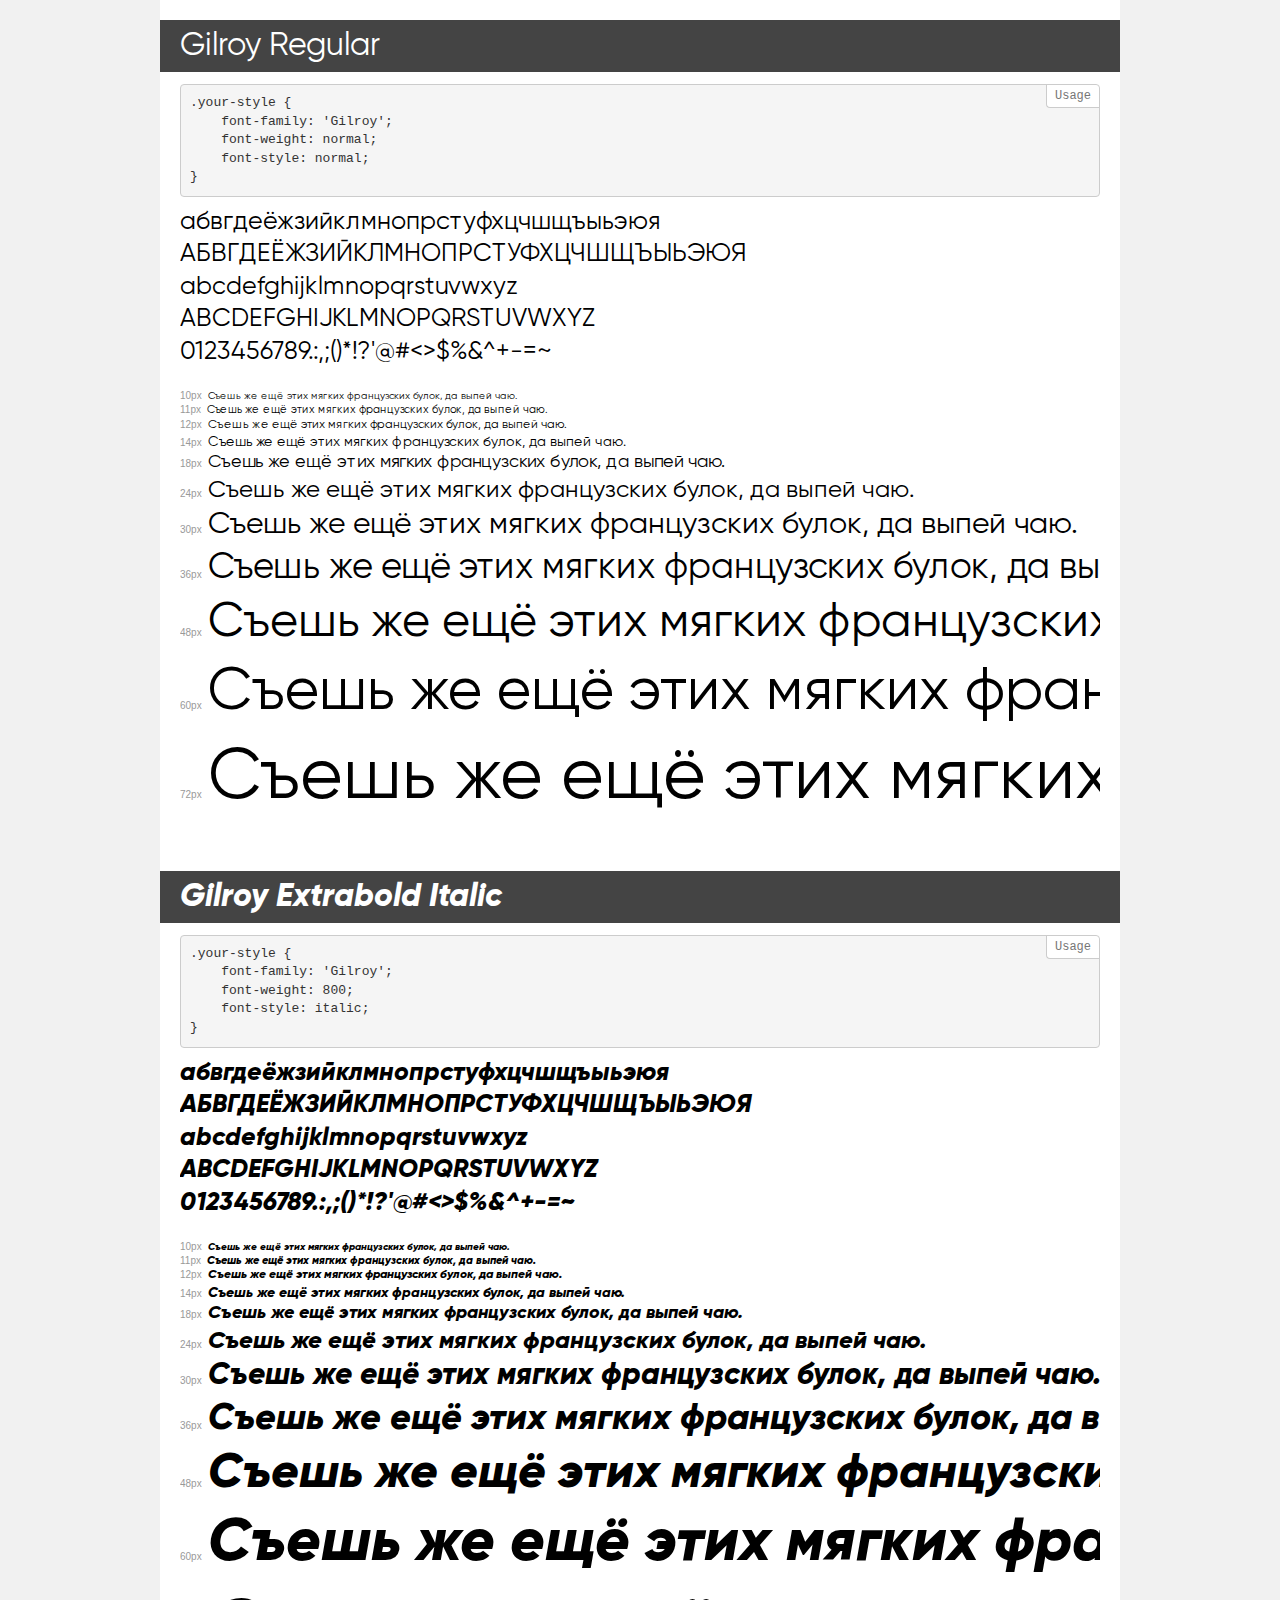
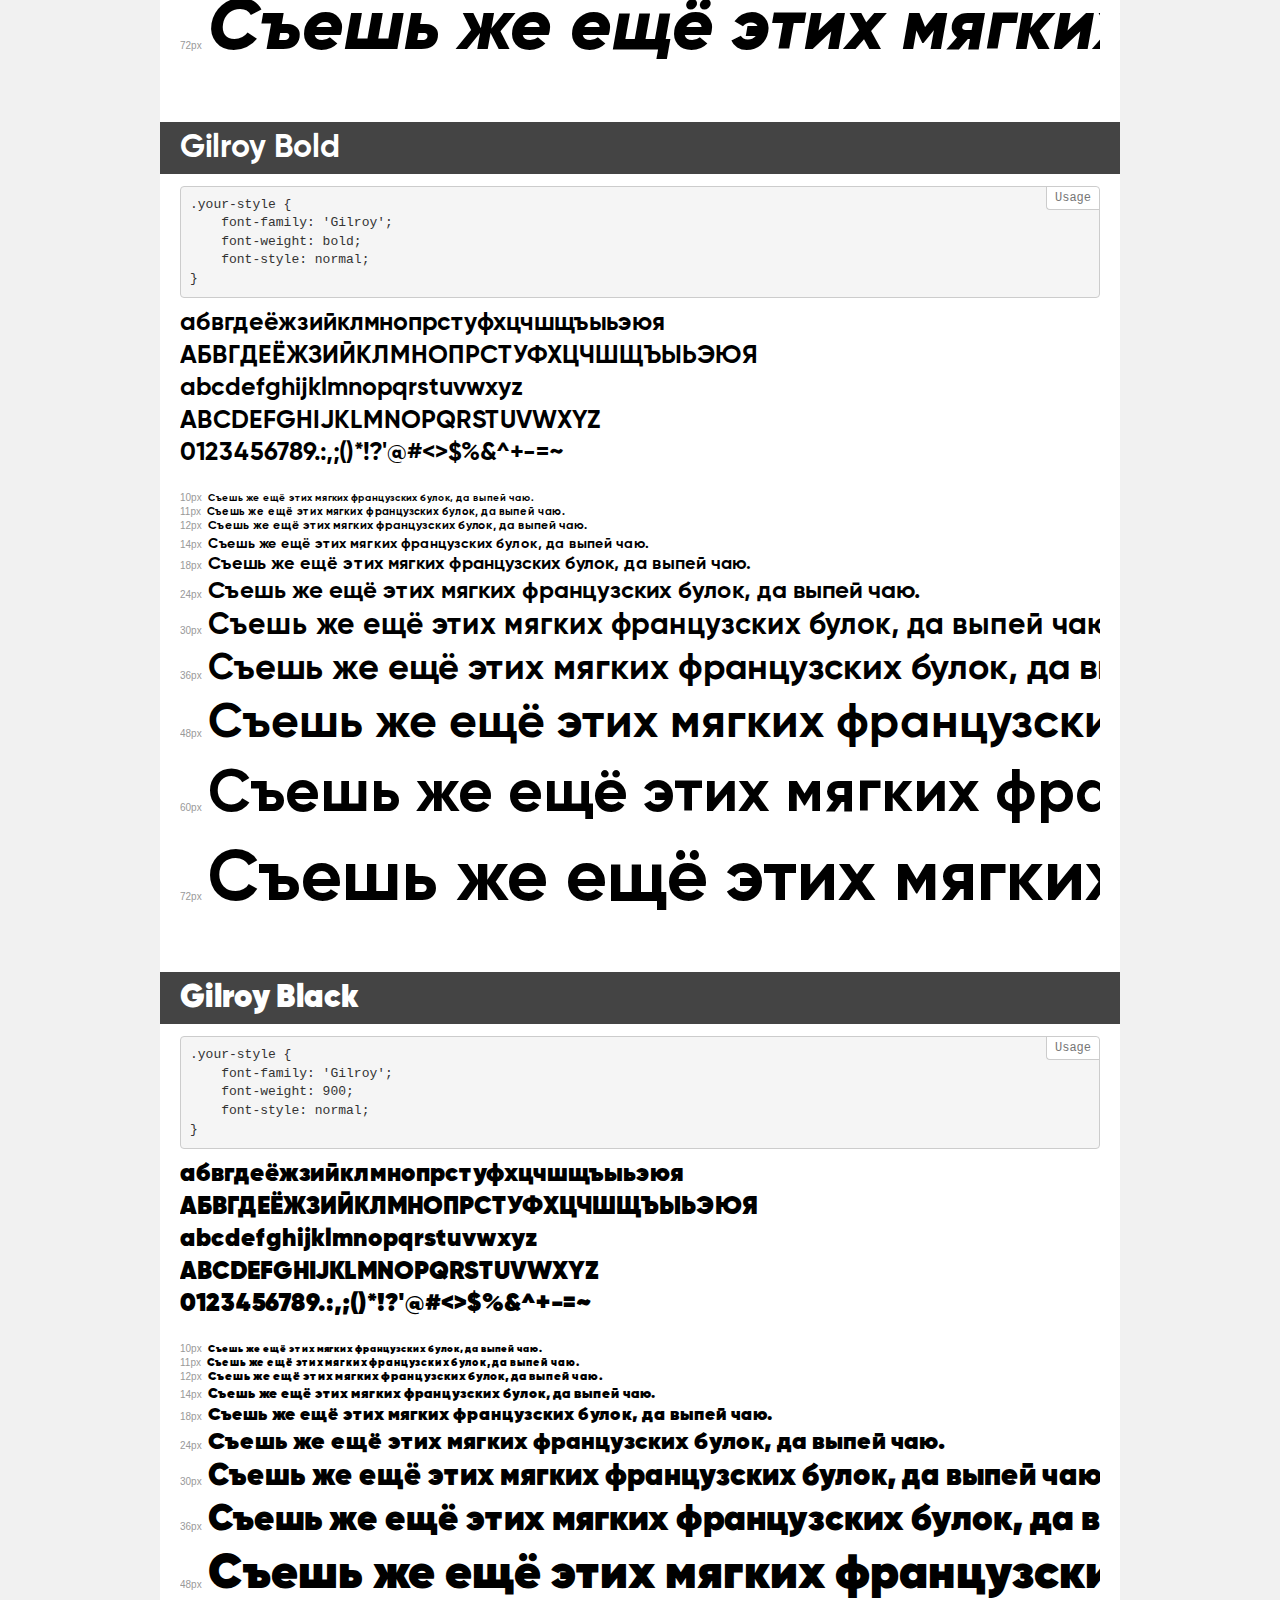
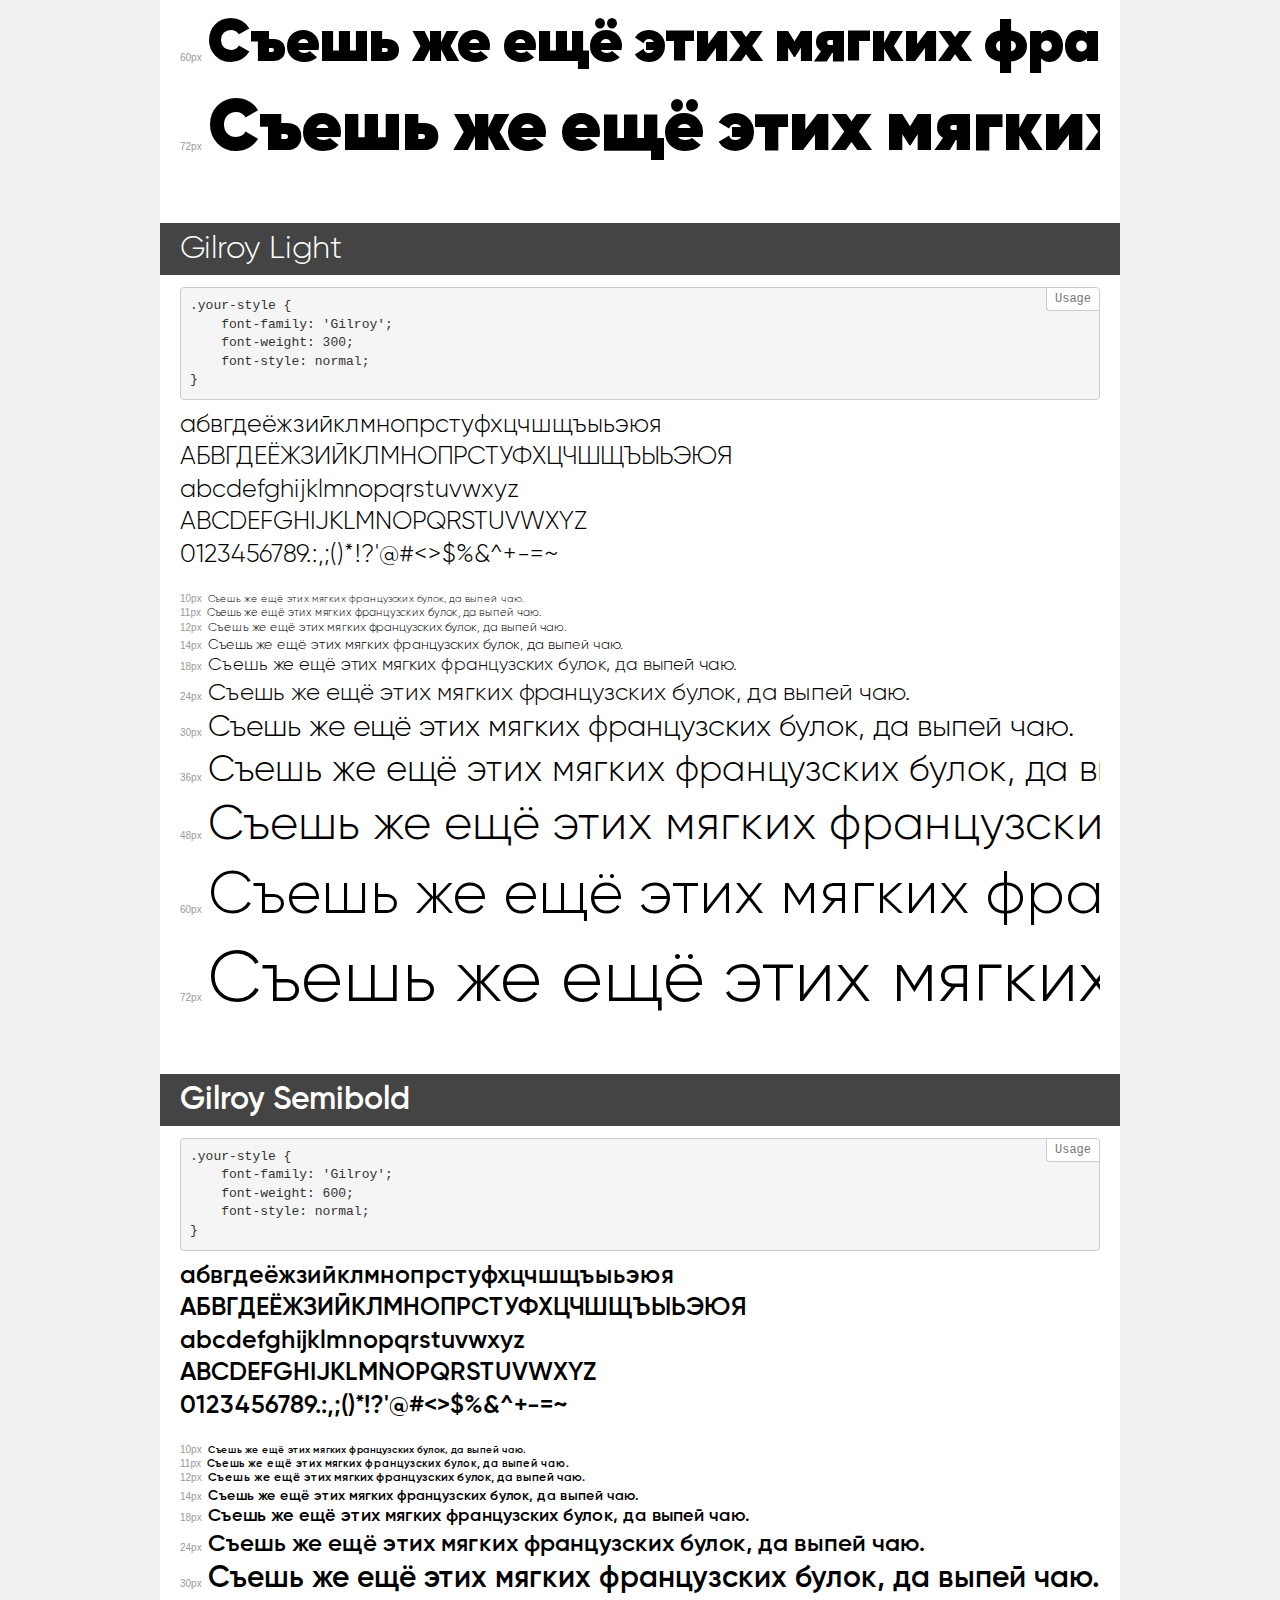
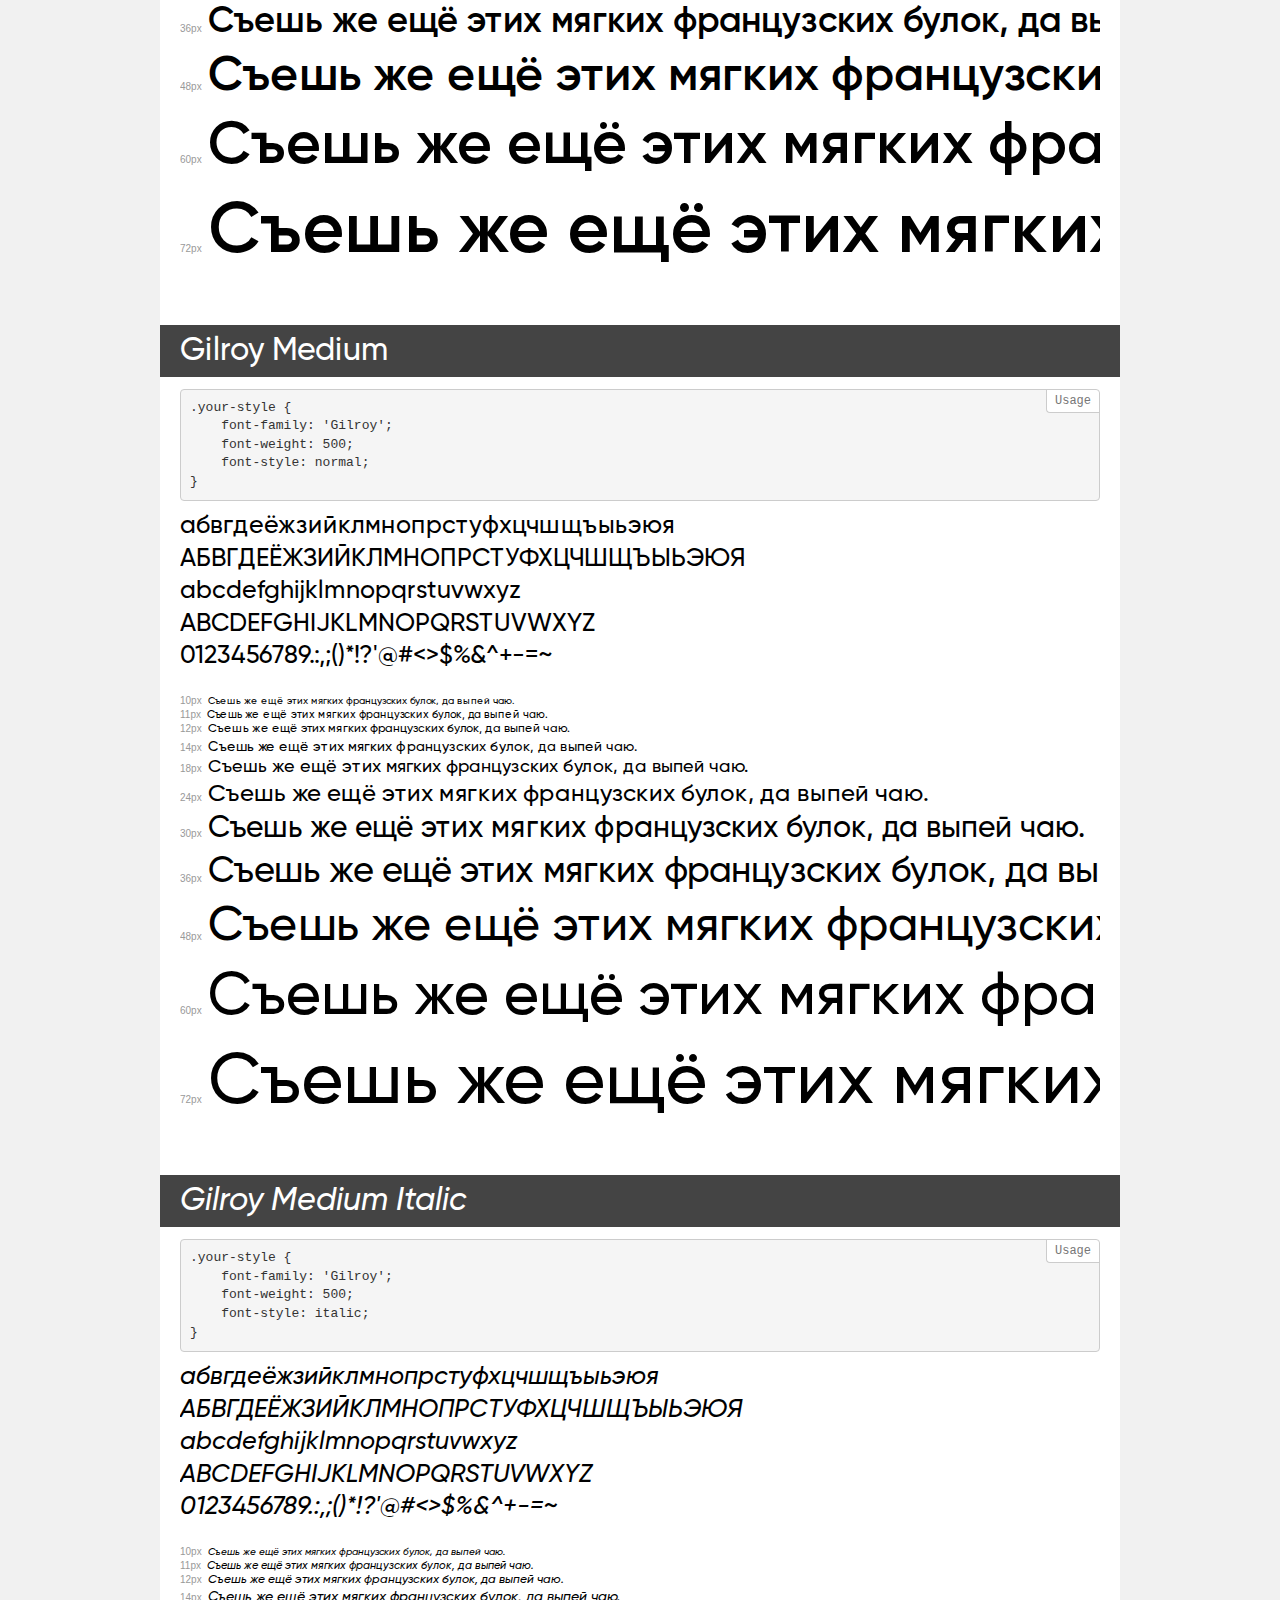
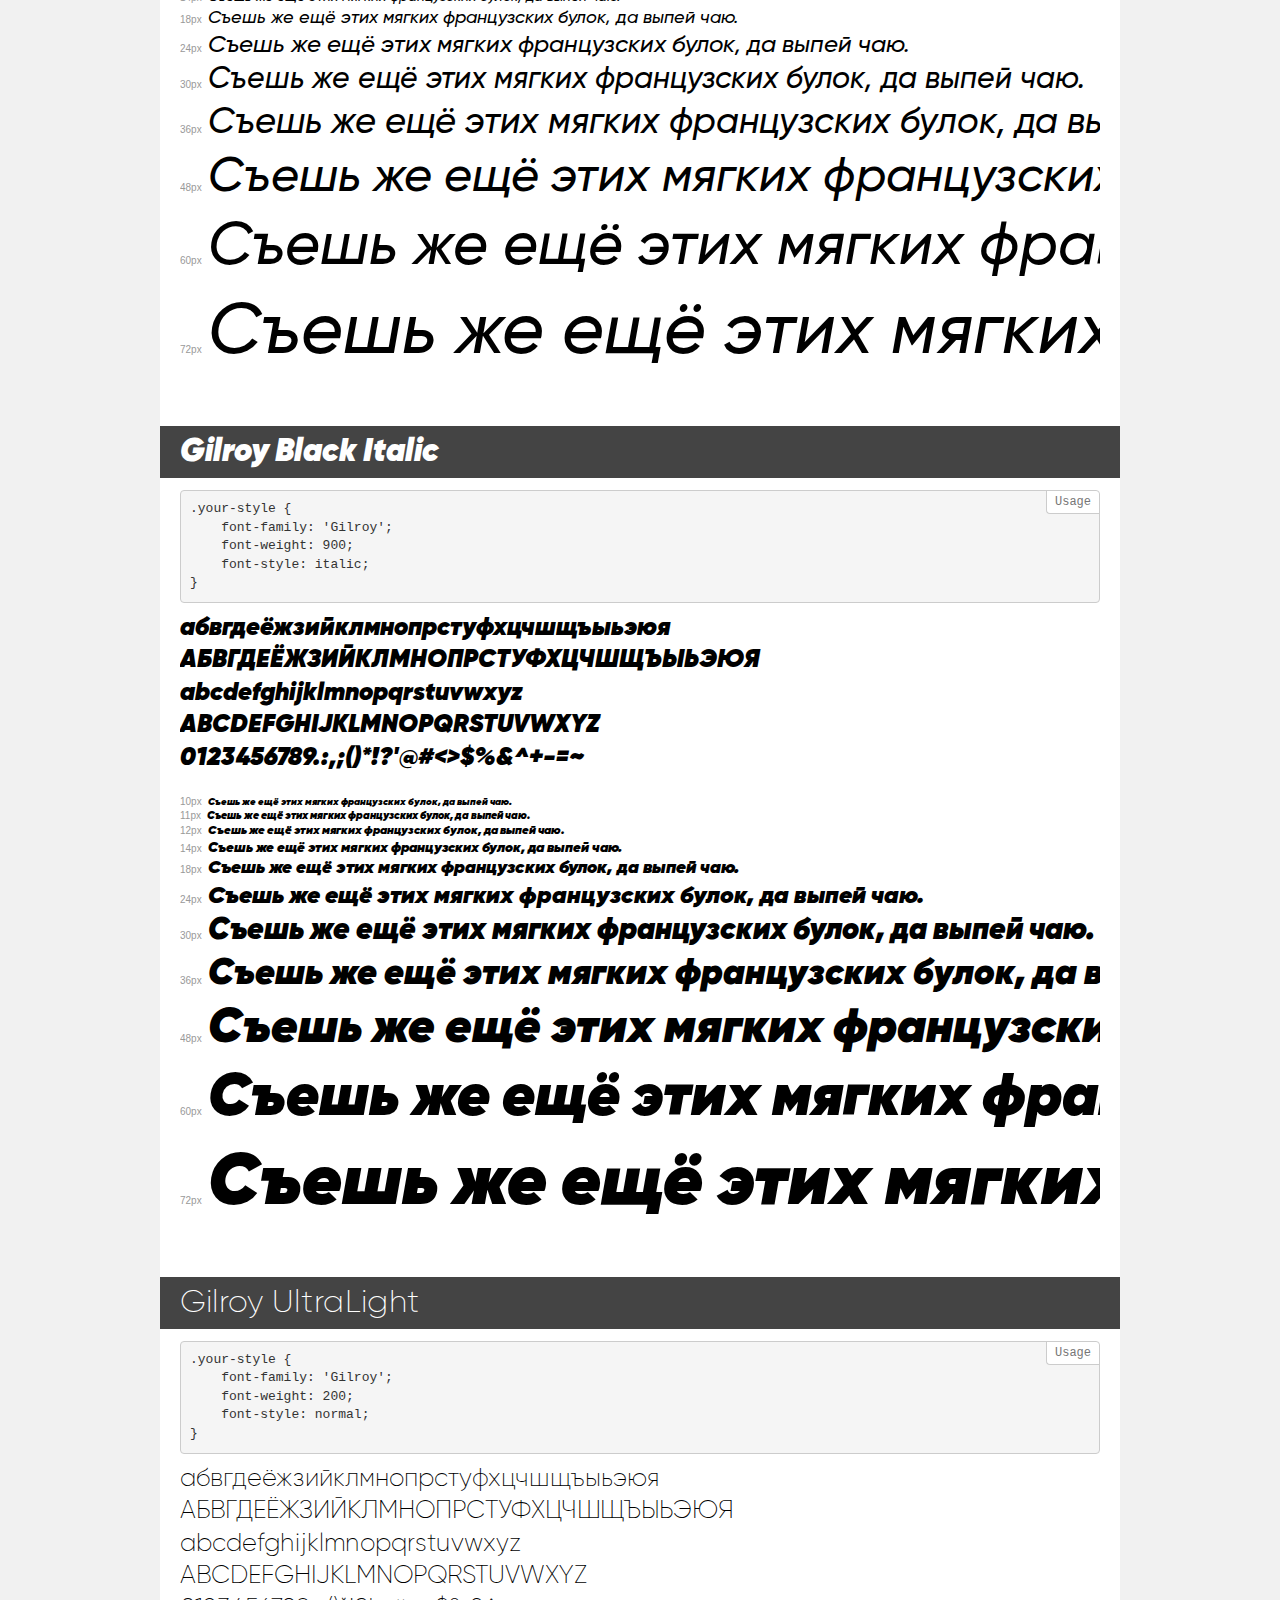
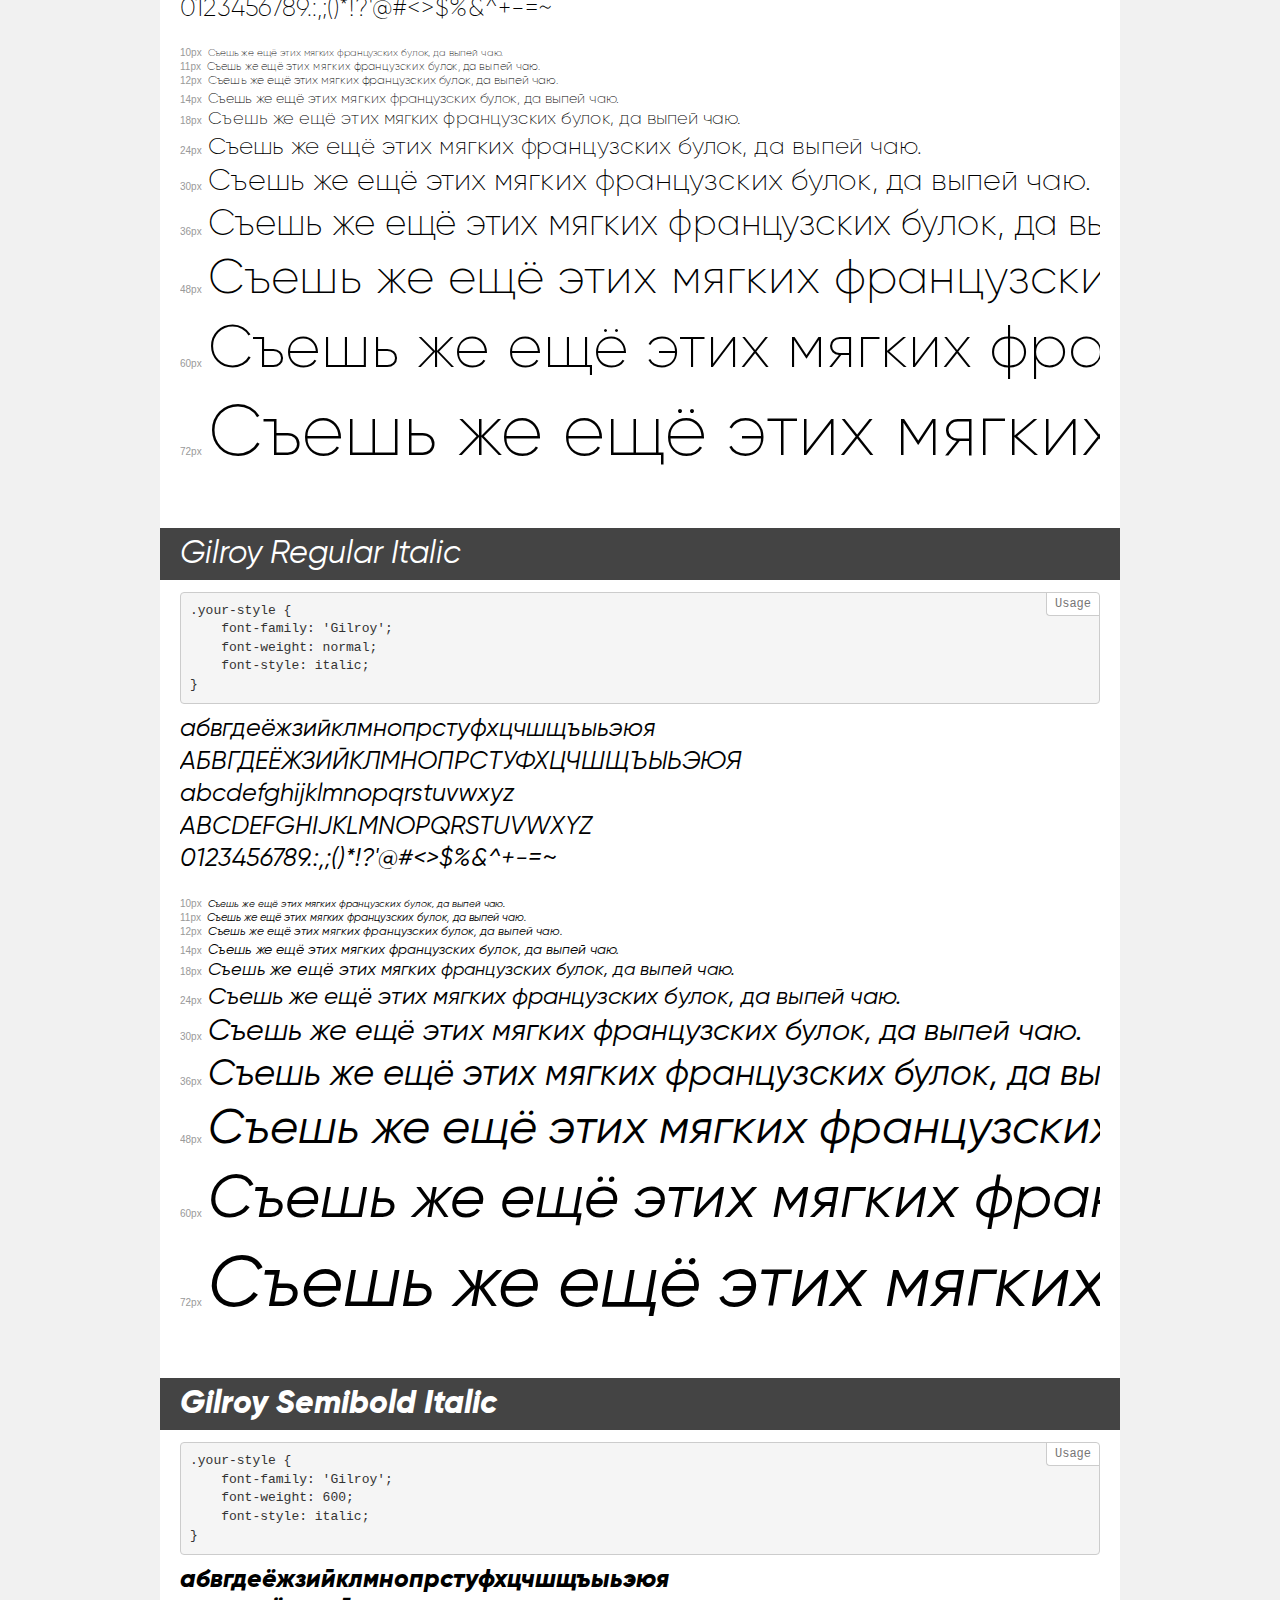
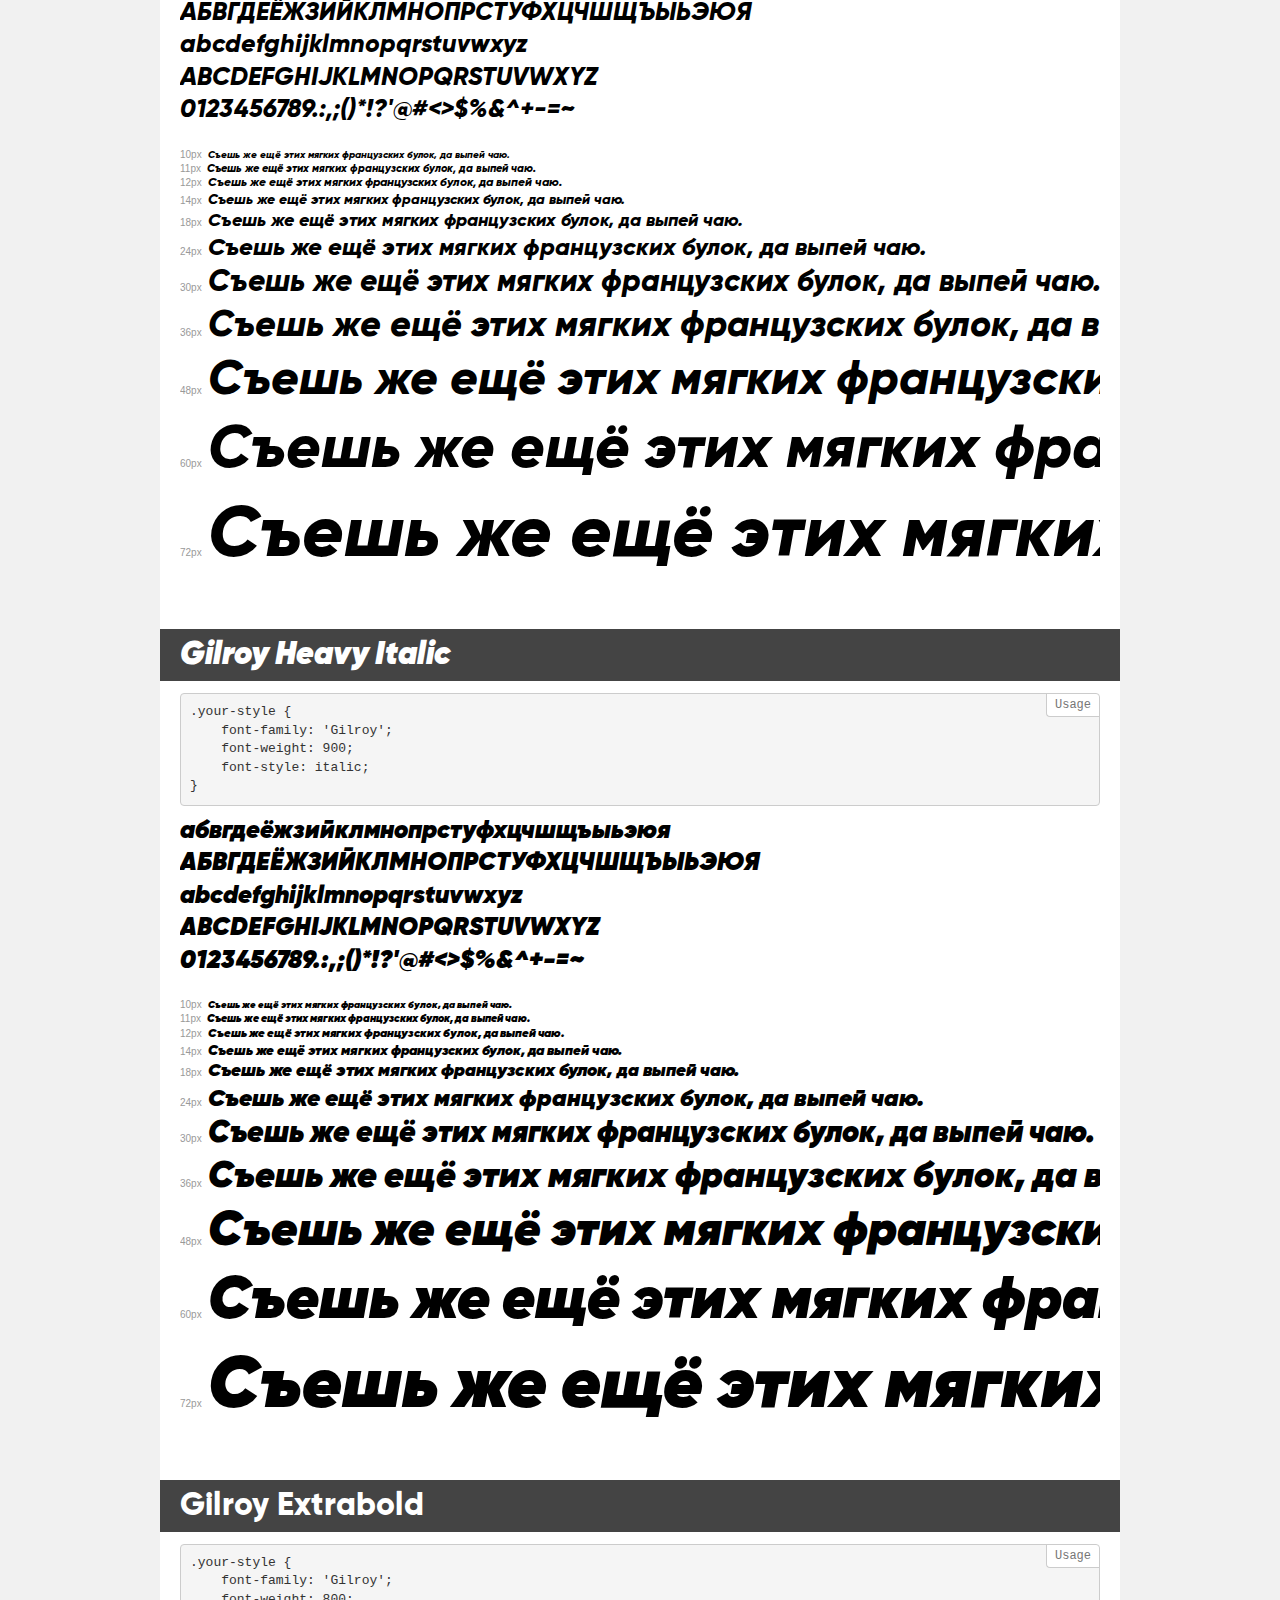
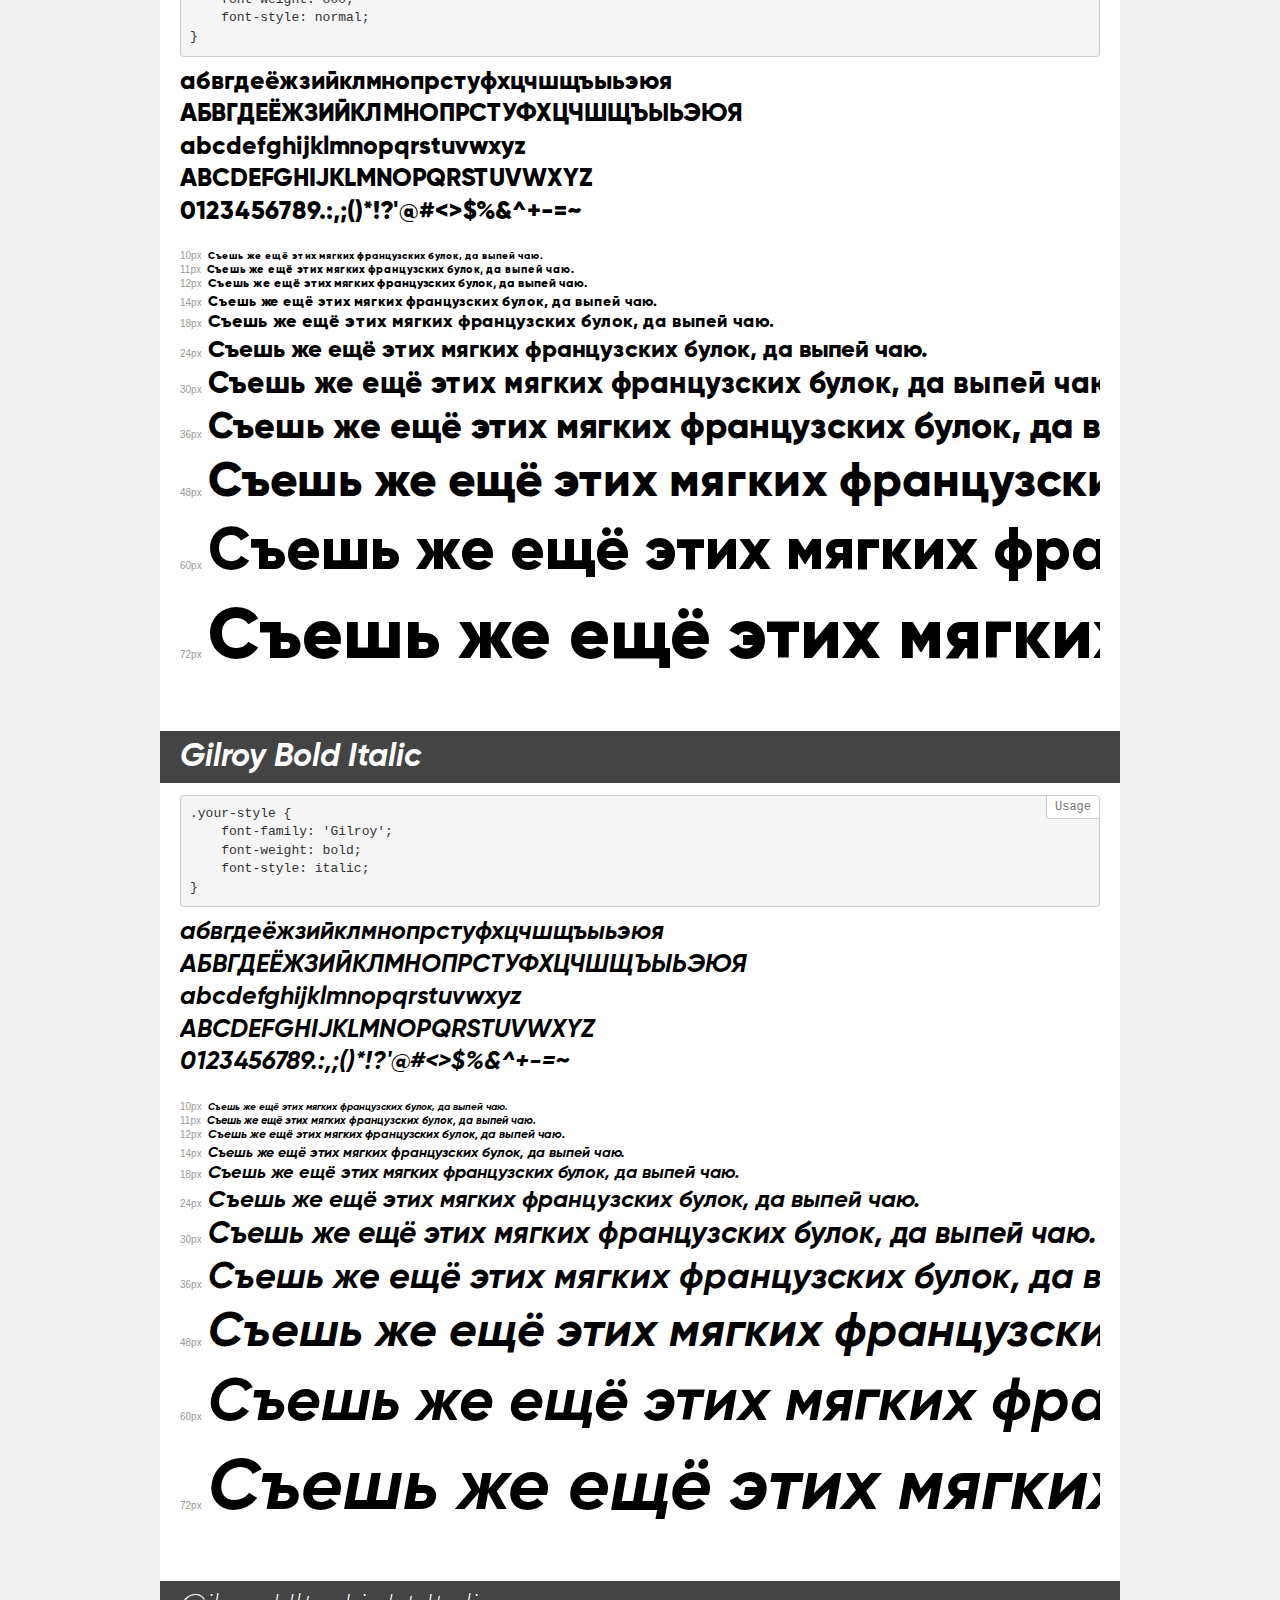
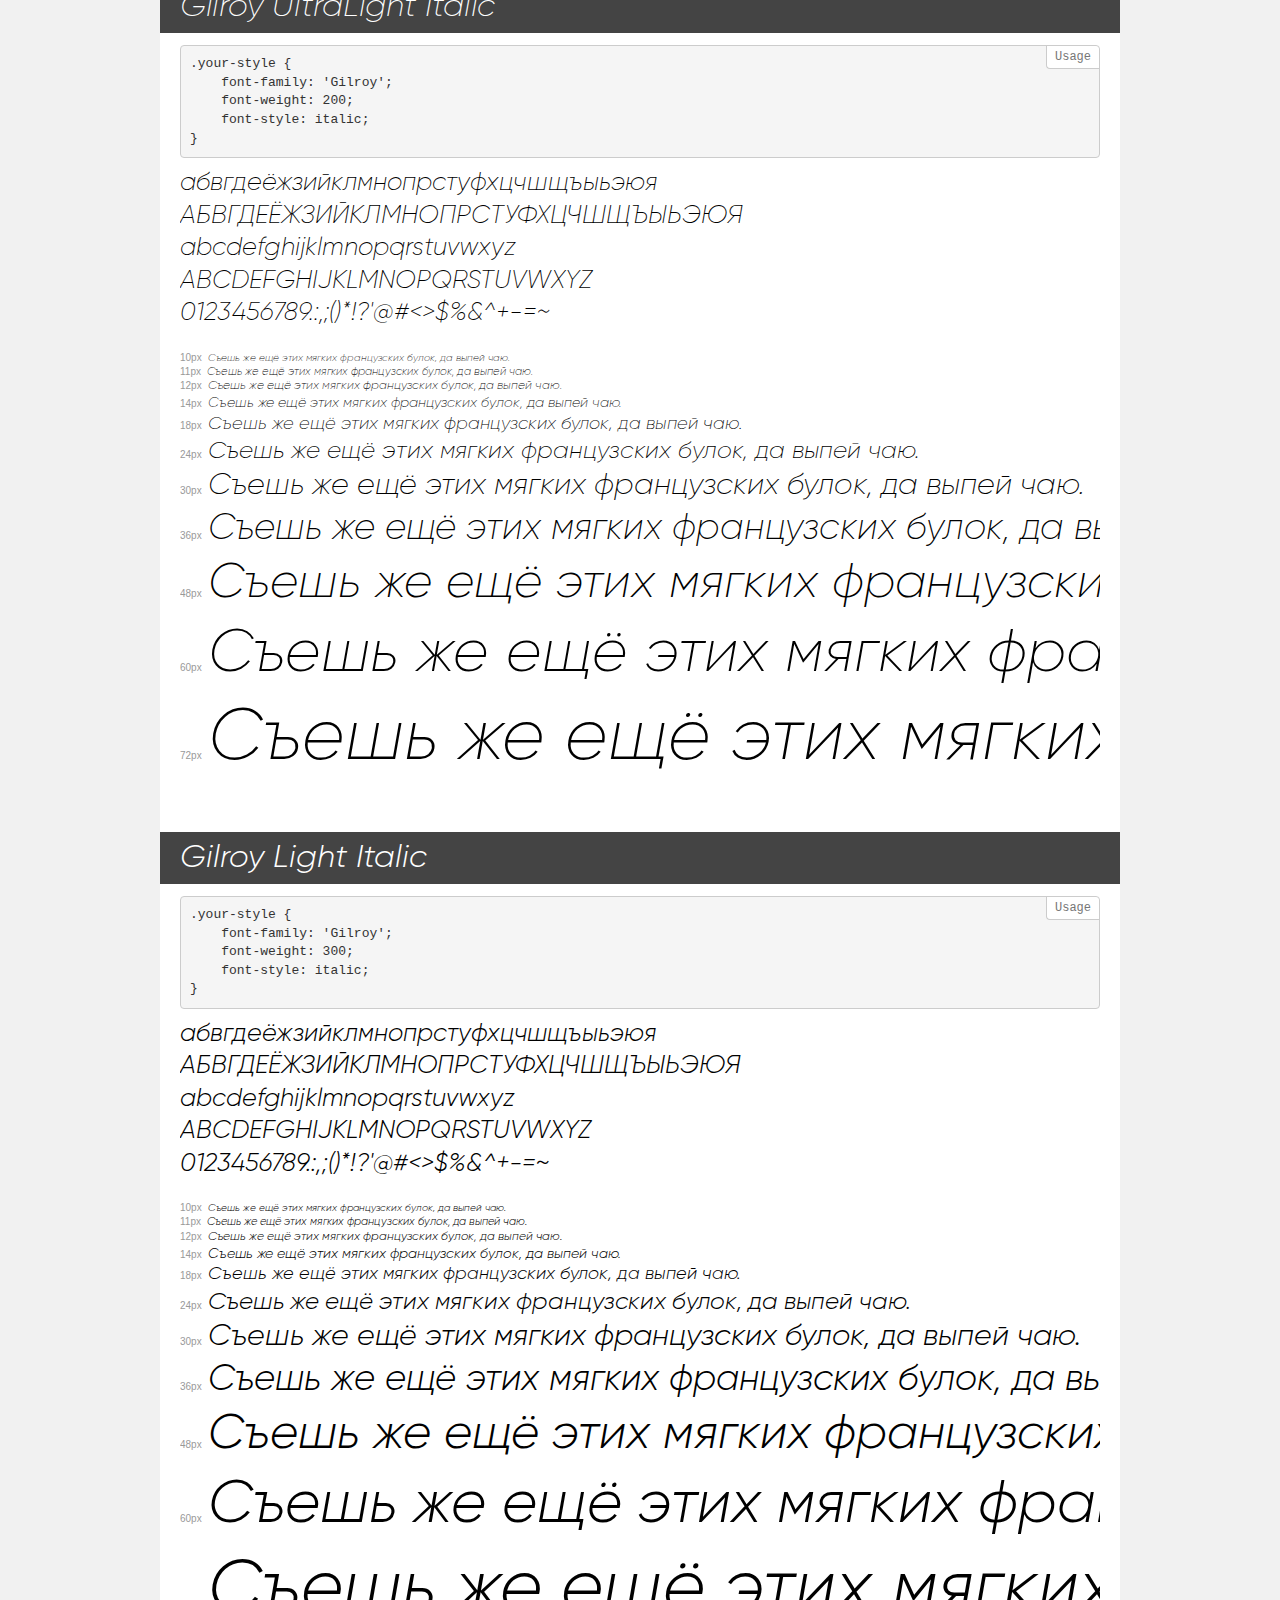
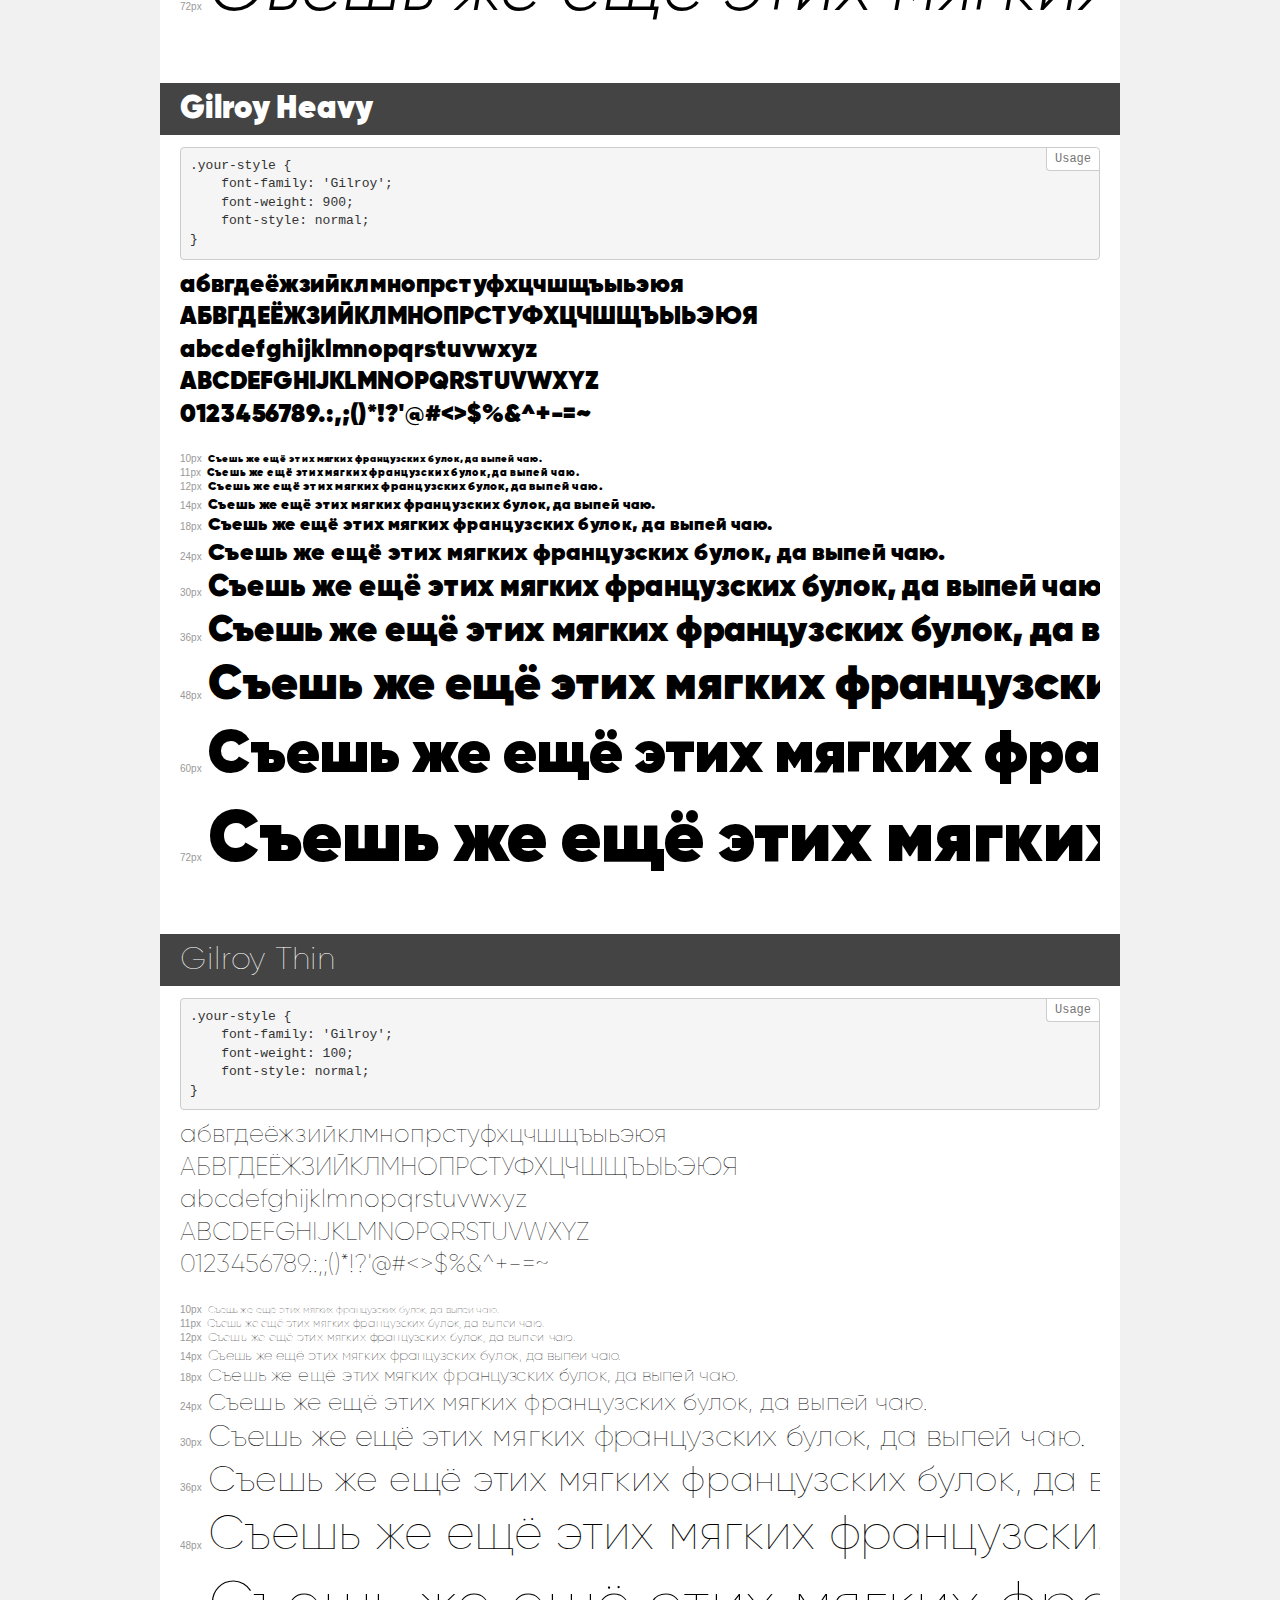
<file: src/fonts/demo.html>
<!DOCTYPE html>
<html>
<head>
    <meta charset="utf-8">
    <meta http-equiv="X-UA-Compatible" content="IE=edge">
    <meta name="viewport" content="width=device-width, initial-scale=1">
    <meta name="robots" content="noindex, noarchive">
    <meta name="format-detection" content="telephone=no">
    <title>Transfonter demo</title>
    <link href="stylesheet.css" rel="stylesheet">
    <style>
        /*
        http://meyerweb.com/eric/tools/css/reset/
        v2.0 | 20110126
        License: none (public domain)
        */
        html, body, div, span, applet, object, iframe,
        h1, h2, h3, h4, h5, h6, p, blockquote, pre,
        a, abbr, acronym, address, big, cite, code,
        del, dfn, em, img, ins, kbd, q, s, samp,
        small, strike, strong, sub, sup, tt, var,
        b, u, i, center,
        dl, dt, dd, ol, ul, li,
        fieldset, form, label, legend,
        table, caption, tbody, tfoot, thead, tr, th, td,
        article, aside, canvas, details, embed,
        figure, figcaption, footer, header, hgroup,
        menu, nav, output, ruby, section, summary,
        time, mark, audio, video {
            margin: 0;
            padding: 0;
            border: 0;
            font-size: 100%;
            font: inherit;
            vertical-align: baseline;
        }
        /* HTML5 display-role reset for older browsers */
        article, aside, details, figcaption, figure,
        footer, header, hgroup, menu, nav, section {
            display: block;
        }
        body {
            line-height: 1;
        }
        ol, ul {
            list-style: none;
        }
        blockquote, q {
            quotes: none;
        }
        blockquote:before, blockquote:after,
        q:before, q:after {
            content: '';
            content: none;
        }
        table {
            border-collapse: collapse;
            border-spacing: 0;
        }
        /* common styles */
        body {
            background: #f1f1f1;
            color: #000;
        }
        .page {
            background: #fff;
            width: 920px;
            margin: 0 auto;
            padding: 20px 20px 0 20px;
            overflow: hidden;
        }
        .font-container {
            overflow-x: auto;
            overflow-y: hidden;
            margin-bottom: 40px;
            line-height: 1.3;
            white-space: nowrap;
            padding-bottom: 5px;
        }
        h1 {
            position: relative;
            background: #444;
            font-size: 32px;
            color: #fff;
            padding: 10px 20px;
            margin: 0 -20px 12px -20px;
        }
        .letters {
            font-size: 25px;
            margin-bottom: 20px;
        }
        .s10:before {
            content: '10px';
        }
        .s11:before {
            content: '11px';
        }
        .s12:before {
            content: '12px';
        }
        .s14:before {
            content: '14px';
        }
        .s18:before {
            content: '18px';
        }
        .s24:before {
            content: '24px';
        }
        .s30:before {
            content: '30px';
        }
        .s36:before {
            content: '36px';
        }
        .s48:before {
            content: '48px';
        }
        .s60:before {
            content: '60px';
        }
        .s72:before {
            content: '72px';
        }
        .s10:before, .s11:before, .s12:before, .s14:before,
        .s18:before, .s24:before, .s30:before, .s36:before,
        .s48:before, .s60:before, .s72:before {
            font-family: Arial, sans-serif;
            font-size: 10px;
            font-weight: normal;
            font-style: normal;
            color: #999;
            padding-right: 6px;
        }
        pre {
            display: block;
            position: relative;
            padding: 9px;
            margin: 0 0 10px;
            font-family: Monaco, Menlo, Consolas, "Courier New", monospace !important;
            font-size: 13px;
            line-height: 1.428571429;
            color: #333;
            font-weight: normal !important;
            font-style: normal !important;
            background-color: #f5f5f5;
            border: 1px solid #ccc;
            overflow-x: auto;
            border-radius: 4px;
        }
        pre:after {
            display: block;
            position: absolute;
            right: 0;
            top: 0;
            content: 'Usage';
            line-height: 1;
            padding: 5px 8px;
            font-size: 12px;
            color: #767676;
            background-color: #fff;
            border: 1px solid #ccc;
            border-right: none;
            border-top: none;
            border-radius: 0 4px 0 4px;
            z-index: 10;
        }
        /* responsive */
        @media (max-width: 959px) {
            .page {
                width: auto;
                margin: 0;
            }
        }
    </style>
</head>
<body>
<div class="page">
    <div class="demo" style="font-family: 'Gilroy'; font-weight: normal; font-style: normal;">
        <h1>Gilroy Regular</h1>
        <pre>.your-style {
    font-family: 'Gilroy';
    font-weight: normal;
    font-style: normal;
}</pre>
        <div class="font-container">
            <p class="letters">
                абвгдеёжзийклмнопрстуфхцчшщъыьэюя<br>
АБВГДЕЁЖЗИЙКЛМНОПРСТУФХЦЧШЩЪЫЬЭЮЯ<br>
abcdefghijklmnopqrstuvwxyz<br>
ABCDEFGHIJKLMNOPQRSTUVWXYZ<br>
                0123456789.:,;()*!?'@#<>$%&^+-=~
            </p>
            <p class="s10" style="font-size: 10px;">Съешь же ещё этих мягких французских булок, да выпей чаю.</p>
            <p class="s11" style="font-size: 11px;">Съешь же ещё этих мягких французских булок, да выпей чаю.</p>
            <p class="s12" style="font-size: 12px;">Съешь же ещё этих мягких французских булок, да выпей чаю.</p>
            <p class="s14" style="font-size: 14px;">Съешь же ещё этих мягких французских булок, да выпей чаю.</p>
            <p class="s18" style="font-size: 18px;">Съешь же ещё этих мягких французских булок, да выпей чаю.</p>
            <p class="s24" style="font-size: 24px;">Съешь же ещё этих мягких французских булок, да выпей чаю.</p>
            <p class="s30" style="font-size: 30px;">Съешь же ещё этих мягких французских булок, да выпей чаю.</p>
            <p class="s36" style="font-size: 36px;">Съешь же ещё этих мягких французских булок, да выпей чаю.</p>
            <p class="s48" style="font-size: 48px;">Съешь же ещё этих мягких французских булок, да выпей чаю.</p>
            <p class="s60" style="font-size: 60px;">Съешь же ещё этих мягких французских булок, да выпей чаю.</p>
            <p class="s72" style="font-size: 72px;">Съешь же ещё этих мягких французских булок, да выпей чаю.</p>
        </div>
    </div>
    <div class="demo" style="font-family: 'Gilroy'; font-weight: 800; font-style: italic;">
        <h1>Gilroy Extrabold Italic</h1>
        <pre>.your-style {
    font-family: 'Gilroy';
    font-weight: 800;
    font-style: italic;
}</pre>
        <div class="font-container">
            <p class="letters">
                абвгдеёжзийклмнопрстуфхцчшщъыьэюя<br>
АБВГДЕЁЖЗИЙКЛМНОПРСТУФХЦЧШЩЪЫЬЭЮЯ<br>
abcdefghijklmnopqrstuvwxyz<br>
ABCDEFGHIJKLMNOPQRSTUVWXYZ<br>
                0123456789.:,;()*!?'@#<>$%&^+-=~
            </p>
            <p class="s10" style="font-size: 10px;">Съешь же ещё этих мягких французских булок, да выпей чаю.</p>
            <p class="s11" style="font-size: 11px;">Съешь же ещё этих мягких французских булок, да выпей чаю.</p>
            <p class="s12" style="font-size: 12px;">Съешь же ещё этих мягких французских булок, да выпей чаю.</p>
            <p class="s14" style="font-size: 14px;">Съешь же ещё этих мягких французских булок, да выпей чаю.</p>
            <p class="s18" style="font-size: 18px;">Съешь же ещё этих мягких французских булок, да выпей чаю.</p>
            <p class="s24" style="font-size: 24px;">Съешь же ещё этих мягких французских булок, да выпей чаю.</p>
            <p class="s30" style="font-size: 30px;">Съешь же ещё этих мягких французских булок, да выпей чаю.</p>
            <p class="s36" style="font-size: 36px;">Съешь же ещё этих мягких французских булок, да выпей чаю.</p>
            <p class="s48" style="font-size: 48px;">Съешь же ещё этих мягких французских булок, да выпей чаю.</p>
            <p class="s60" style="font-size: 60px;">Съешь же ещё этих мягких французских булок, да выпей чаю.</p>
            <p class="s72" style="font-size: 72px;">Съешь же ещё этих мягких французских булок, да выпей чаю.</p>
        </div>
    </div>
    <div class="demo" style="font-family: 'Gilroy'; font-weight: bold; font-style: normal;">
        <h1>Gilroy Bold</h1>
        <pre>.your-style {
    font-family: 'Gilroy';
    font-weight: bold;
    font-style: normal;
}</pre>
        <div class="font-container">
            <p class="letters">
                абвгдеёжзийклмнопрстуфхцчшщъыьэюя<br>
АБВГДЕЁЖЗИЙКЛМНОПРСТУФХЦЧШЩЪЫЬЭЮЯ<br>
abcdefghijklmnopqrstuvwxyz<br>
ABCDEFGHIJKLMNOPQRSTUVWXYZ<br>
                0123456789.:,;()*!?'@#<>$%&^+-=~
            </p>
            <p class="s10" style="font-size: 10px;">Съешь же ещё этих мягких французских булок, да выпей чаю.</p>
            <p class="s11" style="font-size: 11px;">Съешь же ещё этих мягких французских булок, да выпей чаю.</p>
            <p class="s12" style="font-size: 12px;">Съешь же ещё этих мягких французских булок, да выпей чаю.</p>
            <p class="s14" style="font-size: 14px;">Съешь же ещё этих мягких французских булок, да выпей чаю.</p>
            <p class="s18" style="font-size: 18px;">Съешь же ещё этих мягких французских булок, да выпей чаю.</p>
            <p class="s24" style="font-size: 24px;">Съешь же ещё этих мягких французских булок, да выпей чаю.</p>
            <p class="s30" style="font-size: 30px;">Съешь же ещё этих мягких французских булок, да выпей чаю.</p>
            <p class="s36" style="font-size: 36px;">Съешь же ещё этих мягких французских булок, да выпей чаю.</p>
            <p class="s48" style="font-size: 48px;">Съешь же ещё этих мягких французских булок, да выпей чаю.</p>
            <p class="s60" style="font-size: 60px;">Съешь же ещё этих мягких французских булок, да выпей чаю.</p>
            <p class="s72" style="font-size: 72px;">Съешь же ещё этих мягких французских булок, да выпей чаю.</p>
        </div>
    </div>
    <div class="demo" style="font-family: 'Gilroy'; font-weight: 900; font-style: normal;">
        <h1>Gilroy Black</h1>
        <pre>.your-style {
    font-family: 'Gilroy';
    font-weight: 900;
    font-style: normal;
}</pre>
        <div class="font-container">
            <p class="letters">
                абвгдеёжзийклмнопрстуфхцчшщъыьэюя<br>
АБВГДЕЁЖЗИЙКЛМНОПРСТУФХЦЧШЩЪЫЬЭЮЯ<br>
abcdefghijklmnopqrstuvwxyz<br>
ABCDEFGHIJKLMNOPQRSTUVWXYZ<br>
                0123456789.:,;()*!?'@#<>$%&^+-=~
            </p>
            <p class="s10" style="font-size: 10px;">Съешь же ещё этих мягких французских булок, да выпей чаю.</p>
            <p class="s11" style="font-size: 11px;">Съешь же ещё этих мягких французских булок, да выпей чаю.</p>
            <p class="s12" style="font-size: 12px;">Съешь же ещё этих мягких французских булок, да выпей чаю.</p>
            <p class="s14" style="font-size: 14px;">Съешь же ещё этих мягких французских булок, да выпей чаю.</p>
            <p class="s18" style="font-size: 18px;">Съешь же ещё этих мягких французских булок, да выпей чаю.</p>
            <p class="s24" style="font-size: 24px;">Съешь же ещё этих мягких французских булок, да выпей чаю.</p>
            <p class="s30" style="font-size: 30px;">Съешь же ещё этих мягких французских булок, да выпей чаю.</p>
            <p class="s36" style="font-size: 36px;">Съешь же ещё этих мягких французских булок, да выпей чаю.</p>
            <p class="s48" style="font-size: 48px;">Съешь же ещё этих мягких французских булок, да выпей чаю.</p>
            <p class="s60" style="font-size: 60px;">Съешь же ещё этих мягких французских булок, да выпей чаю.</p>
            <p class="s72" style="font-size: 72px;">Съешь же ещё этих мягких французских булок, да выпей чаю.</p>
        </div>
    </div>
    <div class="demo" style="font-family: 'Gilroy'; font-weight: 300; font-style: normal;">
        <h1>Gilroy Light</h1>
        <pre>.your-style {
    font-family: 'Gilroy';
    font-weight: 300;
    font-style: normal;
}</pre>
        <div class="font-container">
            <p class="letters">
                абвгдеёжзийклмнопрстуфхцчшщъыьэюя<br>
АБВГДЕЁЖЗИЙКЛМНОПРСТУФХЦЧШЩЪЫЬЭЮЯ<br>
abcdefghijklmnopqrstuvwxyz<br>
ABCDEFGHIJKLMNOPQRSTUVWXYZ<br>
                0123456789.:,;()*!?'@#<>$%&^+-=~
            </p>
            <p class="s10" style="font-size: 10px;">Съешь же ещё этих мягких французских булок, да выпей чаю.</p>
            <p class="s11" style="font-size: 11px;">Съешь же ещё этих мягких французских булок, да выпей чаю.</p>
            <p class="s12" style="font-size: 12px;">Съешь же ещё этих мягких французских булок, да выпей чаю.</p>
            <p class="s14" style="font-size: 14px;">Съешь же ещё этих мягких французских булок, да выпей чаю.</p>
            <p class="s18" style="font-size: 18px;">Съешь же ещё этих мягких французских булок, да выпей чаю.</p>
            <p class="s24" style="font-size: 24px;">Съешь же ещё этих мягких французских булок, да выпей чаю.</p>
            <p class="s30" style="font-size: 30px;">Съешь же ещё этих мягких французских булок, да выпей чаю.</p>
            <p class="s36" style="font-size: 36px;">Съешь же ещё этих мягких французских булок, да выпей чаю.</p>
            <p class="s48" style="font-size: 48px;">Съешь же ещё этих мягких французских булок, да выпей чаю.</p>
            <p class="s60" style="font-size: 60px;">Съешь же ещё этих мягких французских булок, да выпей чаю.</p>
            <p class="s72" style="font-size: 72px;">Съешь же ещё этих мягких французских булок, да выпей чаю.</p>
        </div>
    </div>
    <div class="demo" style="font-family: 'Gilroy'; font-weight: 600; font-style: normal;">
        <h1>Gilroy Semibold</h1>
        <pre>.your-style {
    font-family: 'Gilroy';
    font-weight: 600;
    font-style: normal;
}</pre>
        <div class="font-container">
            <p class="letters">
                абвгдеёжзийклмнопрстуфхцчшщъыьэюя<br>
АБВГДЕЁЖЗИЙКЛМНОПРСТУФХЦЧШЩЪЫЬЭЮЯ<br>
abcdefghijklmnopqrstuvwxyz<br>
ABCDEFGHIJKLMNOPQRSTUVWXYZ<br>
                0123456789.:,;()*!?'@#<>$%&^+-=~
            </p>
            <p class="s10" style="font-size: 10px;">Съешь же ещё этих мягких французских булок, да выпей чаю.</p>
            <p class="s11" style="font-size: 11px;">Съешь же ещё этих мягких французских булок, да выпей чаю.</p>
            <p class="s12" style="font-size: 12px;">Съешь же ещё этих мягких французских булок, да выпей чаю.</p>
            <p class="s14" style="font-size: 14px;">Съешь же ещё этих мягких французских булок, да выпей чаю.</p>
            <p class="s18" style="font-size: 18px;">Съешь же ещё этих мягких французских булок, да выпей чаю.</p>
            <p class="s24" style="font-size: 24px;">Съешь же ещё этих мягких французских булок, да выпей чаю.</p>
            <p class="s30" style="font-size: 30px;">Съешь же ещё этих мягких французских булок, да выпей чаю.</p>
            <p class="s36" style="font-size: 36px;">Съешь же ещё этих мягких французских булок, да выпей чаю.</p>
            <p class="s48" style="font-size: 48px;">Съешь же ещё этих мягких французских булок, да выпей чаю.</p>
            <p class="s60" style="font-size: 60px;">Съешь же ещё этих мягких французских булок, да выпей чаю.</p>
            <p class="s72" style="font-size: 72px;">Съешь же ещё этих мягких французских булок, да выпей чаю.</p>
        </div>
    </div>
    <div class="demo" style="font-family: 'Gilroy'; font-weight: 500; font-style: normal;">
        <h1>Gilroy Medium</h1>
        <pre>.your-style {
    font-family: 'Gilroy';
    font-weight: 500;
    font-style: normal;
}</pre>
        <div class="font-container">
            <p class="letters">
                абвгдеёжзийклмнопрстуфхцчшщъыьэюя<br>
АБВГДЕЁЖЗИЙКЛМНОПРСТУФХЦЧШЩЪЫЬЭЮЯ<br>
abcdefghijklmnopqrstuvwxyz<br>
ABCDEFGHIJKLMNOPQRSTUVWXYZ<br>
                0123456789.:,;()*!?'@#<>$%&^+-=~
            </p>
            <p class="s10" style="font-size: 10px;">Съешь же ещё этих мягких французских булок, да выпей чаю.</p>
            <p class="s11" style="font-size: 11px;">Съешь же ещё этих мягких французских булок, да выпей чаю.</p>
            <p class="s12" style="font-size: 12px;">Съешь же ещё этих мягких французских булок, да выпей чаю.</p>
            <p class="s14" style="font-size: 14px;">Съешь же ещё этих мягких французских булок, да выпей чаю.</p>
            <p class="s18" style="font-size: 18px;">Съешь же ещё этих мягких французских булок, да выпей чаю.</p>
            <p class="s24" style="font-size: 24px;">Съешь же ещё этих мягких французских булок, да выпей чаю.</p>
            <p class="s30" style="font-size: 30px;">Съешь же ещё этих мягких французских булок, да выпей чаю.</p>
            <p class="s36" style="font-size: 36px;">Съешь же ещё этих мягких французских булок, да выпей чаю.</p>
            <p class="s48" style="font-size: 48px;">Съешь же ещё этих мягких французских булок, да выпей чаю.</p>
            <p class="s60" style="font-size: 60px;">Съешь же ещё этих мягких французских булок, да выпей чаю.</p>
            <p class="s72" style="font-size: 72px;">Съешь же ещё этих мягких французских булок, да выпей чаю.</p>
        </div>
    </div>
    <div class="demo" style="font-family: 'Gilroy'; font-weight: 500; font-style: italic;">
        <h1>Gilroy Medium Italic</h1>
        <pre>.your-style {
    font-family: 'Gilroy';
    font-weight: 500;
    font-style: italic;
}</pre>
        <div class="font-container">
            <p class="letters">
                абвгдеёжзийклмнопрстуфхцчшщъыьэюя<br>
АБВГДЕЁЖЗИЙКЛМНОПРСТУФХЦЧШЩЪЫЬЭЮЯ<br>
abcdefghijklmnopqrstuvwxyz<br>
ABCDEFGHIJKLMNOPQRSTUVWXYZ<br>
                0123456789.:,;()*!?'@#<>$%&^+-=~
            </p>
            <p class="s10" style="font-size: 10px;">Съешь же ещё этих мягких французских булок, да выпей чаю.</p>
            <p class="s11" style="font-size: 11px;">Съешь же ещё этих мягких французских булок, да выпей чаю.</p>
            <p class="s12" style="font-size: 12px;">Съешь же ещё этих мягких французских булок, да выпей чаю.</p>
            <p class="s14" style="font-size: 14px;">Съешь же ещё этих мягких французских булок, да выпей чаю.</p>
            <p class="s18" style="font-size: 18px;">Съешь же ещё этих мягких французских булок, да выпей чаю.</p>
            <p class="s24" style="font-size: 24px;">Съешь же ещё этих мягких французских булок, да выпей чаю.</p>
            <p class="s30" style="font-size: 30px;">Съешь же ещё этих мягких французских булок, да выпей чаю.</p>
            <p class="s36" style="font-size: 36px;">Съешь же ещё этих мягких французских булок, да выпей чаю.</p>
            <p class="s48" style="font-size: 48px;">Съешь же ещё этих мягких французских булок, да выпей чаю.</p>
            <p class="s60" style="font-size: 60px;">Съешь же ещё этих мягких французских булок, да выпей чаю.</p>
            <p class="s72" style="font-size: 72px;">Съешь же ещё этих мягких французских булок, да выпей чаю.</p>
        </div>
    </div>
    <div class="demo" style="font-family: 'Gilroy'; font-weight: 900; font-style: italic;">
        <h1>Gilroy Black Italic</h1>
        <pre>.your-style {
    font-family: 'Gilroy';
    font-weight: 900;
    font-style: italic;
}</pre>
        <div class="font-container">
            <p class="letters">
                абвгдеёжзийклмнопрстуфхцчшщъыьэюя<br>
АБВГДЕЁЖЗИЙКЛМНОПРСТУФХЦЧШЩЪЫЬЭЮЯ<br>
abcdefghijklmnopqrstuvwxyz<br>
ABCDEFGHIJKLMNOPQRSTUVWXYZ<br>
                0123456789.:,;()*!?'@#<>$%&^+-=~
            </p>
            <p class="s10" style="font-size: 10px;">Съешь же ещё этих мягких французских булок, да выпей чаю.</p>
            <p class="s11" style="font-size: 11px;">Съешь же ещё этих мягких французских булок, да выпей чаю.</p>
            <p class="s12" style="font-size: 12px;">Съешь же ещё этих мягких французских булок, да выпей чаю.</p>
            <p class="s14" style="font-size: 14px;">Съешь же ещё этих мягких французских булок, да выпей чаю.</p>
            <p class="s18" style="font-size: 18px;">Съешь же ещё этих мягких французских булок, да выпей чаю.</p>
            <p class="s24" style="font-size: 24px;">Съешь же ещё этих мягких французских булок, да выпей чаю.</p>
            <p class="s30" style="font-size: 30px;">Съешь же ещё этих мягких французских булок, да выпей чаю.</p>
            <p class="s36" style="font-size: 36px;">Съешь же ещё этих мягких французских булок, да выпей чаю.</p>
            <p class="s48" style="font-size: 48px;">Съешь же ещё этих мягких французских булок, да выпей чаю.</p>
            <p class="s60" style="font-size: 60px;">Съешь же ещё этих мягких французских булок, да выпей чаю.</p>
            <p class="s72" style="font-size: 72px;">Съешь же ещё этих мягких французских булок, да выпей чаю.</p>
        </div>
    </div>
    <div class="demo" style="font-family: 'Gilroy'; font-weight: 200; font-style: normal;">
        <h1>Gilroy UltraLight</h1>
        <pre>.your-style {
    font-family: 'Gilroy';
    font-weight: 200;
    font-style: normal;
}</pre>
        <div class="font-container">
            <p class="letters">
                абвгдеёжзийклмнопрстуфхцчшщъыьэюя<br>
АБВГДЕЁЖЗИЙКЛМНОПРСТУФХЦЧШЩЪЫЬЭЮЯ<br>
abcdefghijklmnopqrstuvwxyz<br>
ABCDEFGHIJKLMNOPQRSTUVWXYZ<br>
                0123456789.:,;()*!?'@#<>$%&^+-=~
            </p>
            <p class="s10" style="font-size: 10px;">Съешь же ещё этих мягких французских булок, да выпей чаю.</p>
            <p class="s11" style="font-size: 11px;">Съешь же ещё этих мягких французских булок, да выпей чаю.</p>
            <p class="s12" style="font-size: 12px;">Съешь же ещё этих мягких французских булок, да выпей чаю.</p>
            <p class="s14" style="font-size: 14px;">Съешь же ещё этих мягких французских булок, да выпей чаю.</p>
            <p class="s18" style="font-size: 18px;">Съешь же ещё этих мягких французских булок, да выпей чаю.</p>
            <p class="s24" style="font-size: 24px;">Съешь же ещё этих мягких французских булок, да выпей чаю.</p>
            <p class="s30" style="font-size: 30px;">Съешь же ещё этих мягких французских булок, да выпей чаю.</p>
            <p class="s36" style="font-size: 36px;">Съешь же ещё этих мягких французских булок, да выпей чаю.</p>
            <p class="s48" style="font-size: 48px;">Съешь же ещё этих мягких французских булок, да выпей чаю.</p>
            <p class="s60" style="font-size: 60px;">Съешь же ещё этих мягких французских булок, да выпей чаю.</p>
            <p class="s72" style="font-size: 72px;">Съешь же ещё этих мягких французских булок, да выпей чаю.</p>
        </div>
    </div>
    <div class="demo" style="font-family: 'Gilroy'; font-weight: normal; font-style: italic;">
        <h1>Gilroy Regular Italic</h1>
        <pre>.your-style {
    font-family: 'Gilroy';
    font-weight: normal;
    font-style: italic;
}</pre>
        <div class="font-container">
            <p class="letters">
                абвгдеёжзийклмнопрстуфхцчшщъыьэюя<br>
АБВГДЕЁЖЗИЙКЛМНОПРСТУФХЦЧШЩЪЫЬЭЮЯ<br>
abcdefghijklmnopqrstuvwxyz<br>
ABCDEFGHIJKLMNOPQRSTUVWXYZ<br>
                0123456789.:,;()*!?'@#<>$%&^+-=~
            </p>
            <p class="s10" style="font-size: 10px;">Съешь же ещё этих мягких французских булок, да выпей чаю.</p>
            <p class="s11" style="font-size: 11px;">Съешь же ещё этих мягких французских булок, да выпей чаю.</p>
            <p class="s12" style="font-size: 12px;">Съешь же ещё этих мягких французских булок, да выпей чаю.</p>
            <p class="s14" style="font-size: 14px;">Съешь же ещё этих мягких французских булок, да выпей чаю.</p>
            <p class="s18" style="font-size: 18px;">Съешь же ещё этих мягких французских булок, да выпей чаю.</p>
            <p class="s24" style="font-size: 24px;">Съешь же ещё этих мягких французских булок, да выпей чаю.</p>
            <p class="s30" style="font-size: 30px;">Съешь же ещё этих мягких французских булок, да выпей чаю.</p>
            <p class="s36" style="font-size: 36px;">Съешь же ещё этих мягких французских булок, да выпей чаю.</p>
            <p class="s48" style="font-size: 48px;">Съешь же ещё этих мягких французских булок, да выпей чаю.</p>
            <p class="s60" style="font-size: 60px;">Съешь же ещё этих мягких французских булок, да выпей чаю.</p>
            <p class="s72" style="font-size: 72px;">Съешь же ещё этих мягких французских булок, да выпей чаю.</p>
        </div>
    </div>
    <div class="demo" style="font-family: 'Gilroy'; font-weight: 600; font-style: italic;">
        <h1>Gilroy Semibold Italic</h1>
        <pre>.your-style {
    font-family: 'Gilroy';
    font-weight: 600;
    font-style: italic;
}</pre>
        <div class="font-container">
            <p class="letters">
                абвгдеёжзийклмнопрстуфхцчшщъыьэюя<br>
АБВГДЕЁЖЗИЙКЛМНОПРСТУФХЦЧШЩЪЫЬЭЮЯ<br>
abcdefghijklmnopqrstuvwxyz<br>
ABCDEFGHIJKLMNOPQRSTUVWXYZ<br>
                0123456789.:,;()*!?'@#<>$%&^+-=~
            </p>
            <p class="s10" style="font-size: 10px;">Съешь же ещё этих мягких французских булок, да выпей чаю.</p>
            <p class="s11" style="font-size: 11px;">Съешь же ещё этих мягких французских булок, да выпей чаю.</p>
            <p class="s12" style="font-size: 12px;">Съешь же ещё этих мягких французских булок, да выпей чаю.</p>
            <p class="s14" style="font-size: 14px;">Съешь же ещё этих мягких французских булок, да выпей чаю.</p>
            <p class="s18" style="font-size: 18px;">Съешь же ещё этих мягких французских булок, да выпей чаю.</p>
            <p class="s24" style="font-size: 24px;">Съешь же ещё этих мягких французских булок, да выпей чаю.</p>
            <p class="s30" style="font-size: 30px;">Съешь же ещё этих мягких французских булок, да выпей чаю.</p>
            <p class="s36" style="font-size: 36px;">Съешь же ещё этих мягких французских булок, да выпей чаю.</p>
            <p class="s48" style="font-size: 48px;">Съешь же ещё этих мягких французских булок, да выпей чаю.</p>
            <p class="s60" style="font-size: 60px;">Съешь же ещё этих мягких французских булок, да выпей чаю.</p>
            <p class="s72" style="font-size: 72px;">Съешь же ещё этих мягких французских булок, да выпей чаю.</p>
        </div>
    </div>
    <div class="demo" style="font-family: 'Gilroy'; font-weight: 900; font-style: italic;">
        <h1>Gilroy Heavy Italic</h1>
        <pre>.your-style {
    font-family: 'Gilroy';
    font-weight: 900;
    font-style: italic;
}</pre>
        <div class="font-container">
            <p class="letters">
                абвгдеёжзийклмнопрстуфхцчшщъыьэюя<br>
АБВГДЕЁЖЗИЙКЛМНОПРСТУФХЦЧШЩЪЫЬЭЮЯ<br>
abcdefghijklmnopqrstuvwxyz<br>
ABCDEFGHIJKLMNOPQRSTUVWXYZ<br>
                0123456789.:,;()*!?'@#<>$%&^+-=~
            </p>
            <p class="s10" style="font-size: 10px;">Съешь же ещё этих мягких французских булок, да выпей чаю.</p>
            <p class="s11" style="font-size: 11px;">Съешь же ещё этих мягких французских булок, да выпей чаю.</p>
            <p class="s12" style="font-size: 12px;">Съешь же ещё этих мягких французских булок, да выпей чаю.</p>
            <p class="s14" style="font-size: 14px;">Съешь же ещё этих мягких французских булок, да выпей чаю.</p>
            <p class="s18" style="font-size: 18px;">Съешь же ещё этих мягких французских булок, да выпей чаю.</p>
            <p class="s24" style="font-size: 24px;">Съешь же ещё этих мягких французских булок, да выпей чаю.</p>
            <p class="s30" style="font-size: 30px;">Съешь же ещё этих мягких французских булок, да выпей чаю.</p>
            <p class="s36" style="font-size: 36px;">Съешь же ещё этих мягких французских булок, да выпей чаю.</p>
            <p class="s48" style="font-size: 48px;">Съешь же ещё этих мягких французских булок, да выпей чаю.</p>
            <p class="s60" style="font-size: 60px;">Съешь же ещё этих мягких французских булок, да выпей чаю.</p>
            <p class="s72" style="font-size: 72px;">Съешь же ещё этих мягких французских булок, да выпей чаю.</p>
        </div>
    </div>
    <div class="demo" style="font-family: 'Gilroy'; font-weight: 800; font-style: normal;">
        <h1>Gilroy Extrabold</h1>
        <pre>.your-style {
    font-family: 'Gilroy';
    font-weight: 800;
    font-style: normal;
}</pre>
        <div class="font-container">
            <p class="letters">
                абвгдеёжзийклмнопрстуфхцчшщъыьэюя<br>
АБВГДЕЁЖЗИЙКЛМНОПРСТУФХЦЧШЩЪЫЬЭЮЯ<br>
abcdefghijklmnopqrstuvwxyz<br>
ABCDEFGHIJKLMNOPQRSTUVWXYZ<br>
                0123456789.:,;()*!?'@#<>$%&^+-=~
            </p>
            <p class="s10" style="font-size: 10px;">Съешь же ещё этих мягких французских булок, да выпей чаю.</p>
            <p class="s11" style="font-size: 11px;">Съешь же ещё этих мягких французских булок, да выпей чаю.</p>
            <p class="s12" style="font-size: 12px;">Съешь же ещё этих мягких французских булок, да выпей чаю.</p>
            <p class="s14" style="font-size: 14px;">Съешь же ещё этих мягких французских булок, да выпей чаю.</p>
            <p class="s18" style="font-size: 18px;">Съешь же ещё этих мягких французских булок, да выпей чаю.</p>
            <p class="s24" style="font-size: 24px;">Съешь же ещё этих мягких французских булок, да выпей чаю.</p>
            <p class="s30" style="font-size: 30px;">Съешь же ещё этих мягких французских булок, да выпей чаю.</p>
            <p class="s36" style="font-size: 36px;">Съешь же ещё этих мягких французских булок, да выпей чаю.</p>
            <p class="s48" style="font-size: 48px;">Съешь же ещё этих мягких французских булок, да выпей чаю.</p>
            <p class="s60" style="font-size: 60px;">Съешь же ещё этих мягких французских булок, да выпей чаю.</p>
            <p class="s72" style="font-size: 72px;">Съешь же ещё этих мягких французских булок, да выпей чаю.</p>
        </div>
    </div>
    <div class="demo" style="font-family: 'Gilroy'; font-weight: bold; font-style: italic;">
        <h1>Gilroy Bold Italic</h1>
        <pre>.your-style {
    font-family: 'Gilroy';
    font-weight: bold;
    font-style: italic;
}</pre>
        <div class="font-container">
            <p class="letters">
                абвгдеёжзийклмнопрстуфхцчшщъыьэюя<br>
АБВГДЕЁЖЗИЙКЛМНОПРСТУФХЦЧШЩЪЫЬЭЮЯ<br>
abcdefghijklmnopqrstuvwxyz<br>
ABCDEFGHIJKLMNOPQRSTUVWXYZ<br>
                0123456789.:,;()*!?'@#<>$%&^+-=~
            </p>
            <p class="s10" style="font-size: 10px;">Съешь же ещё этих мягких французских булок, да выпей чаю.</p>
            <p class="s11" style="font-size: 11px;">Съешь же ещё этих мягких французских булок, да выпей чаю.</p>
            <p class="s12" style="font-size: 12px;">Съешь же ещё этих мягких французских булок, да выпей чаю.</p>
            <p class="s14" style="font-size: 14px;">Съешь же ещё этих мягких французских булок, да выпей чаю.</p>
            <p class="s18" style="font-size: 18px;">Съешь же ещё этих мягких французских булок, да выпей чаю.</p>
            <p class="s24" style="font-size: 24px;">Съешь же ещё этих мягких французских булок, да выпей чаю.</p>
            <p class="s30" style="font-size: 30px;">Съешь же ещё этих мягких французских булок, да выпей чаю.</p>
            <p class="s36" style="font-size: 36px;">Съешь же ещё этих мягких французских булок, да выпей чаю.</p>
            <p class="s48" style="font-size: 48px;">Съешь же ещё этих мягких французских булок, да выпей чаю.</p>
            <p class="s60" style="font-size: 60px;">Съешь же ещё этих мягких французских булок, да выпей чаю.</p>
            <p class="s72" style="font-size: 72px;">Съешь же ещё этих мягких французских булок, да выпей чаю.</p>
        </div>
    </div>
    <div class="demo" style="font-family: 'Gilroy'; font-weight: 200; font-style: italic;">
        <h1>Gilroy UltraLight Italic</h1>
        <pre>.your-style {
    font-family: 'Gilroy';
    font-weight: 200;
    font-style: italic;
}</pre>
        <div class="font-container">
            <p class="letters">
                абвгдеёжзийклмнопрстуфхцчшщъыьэюя<br>
АБВГДЕЁЖЗИЙКЛМНОПРСТУФХЦЧШЩЪЫЬЭЮЯ<br>
abcdefghijklmnopqrstuvwxyz<br>
ABCDEFGHIJKLMNOPQRSTUVWXYZ<br>
                0123456789.:,;()*!?'@#<>$%&^+-=~
            </p>
            <p class="s10" style="font-size: 10px;">Съешь же ещё этих мягких французских булок, да выпей чаю.</p>
            <p class="s11" style="font-size: 11px;">Съешь же ещё этих мягких французских булок, да выпей чаю.</p>
            <p class="s12" style="font-size: 12px;">Съешь же ещё этих мягких французских булок, да выпей чаю.</p>
            <p class="s14" style="font-size: 14px;">Съешь же ещё этих мягких французских булок, да выпей чаю.</p>
            <p class="s18" style="font-size: 18px;">Съешь же ещё этих мягких французских булок, да выпей чаю.</p>
            <p class="s24" style="font-size: 24px;">Съешь же ещё этих мягких французских булок, да выпей чаю.</p>
            <p class="s30" style="font-size: 30px;">Съешь же ещё этих мягких французских булок, да выпей чаю.</p>
            <p class="s36" style="font-size: 36px;">Съешь же ещё этих мягких французских булок, да выпей чаю.</p>
            <p class="s48" style="font-size: 48px;">Съешь же ещё этих мягких французских булок, да выпей чаю.</p>
            <p class="s60" style="font-size: 60px;">Съешь же ещё этих мягких французских булок, да выпей чаю.</p>
            <p class="s72" style="font-size: 72px;">Съешь же ещё этих мягких французских булок, да выпей чаю.</p>
        </div>
    </div>
    <div class="demo" style="font-family: 'Gilroy'; font-weight: 300; font-style: italic;">
        <h1>Gilroy Light Italic</h1>
        <pre>.your-style {
    font-family: 'Gilroy';
    font-weight: 300;
    font-style: italic;
}</pre>
        <div class="font-container">
            <p class="letters">
                абвгдеёжзийклмнопрстуфхцчшщъыьэюя<br>
АБВГДЕЁЖЗИЙКЛМНОПРСТУФХЦЧШЩЪЫЬЭЮЯ<br>
abcdefghijklmnopqrstuvwxyz<br>
ABCDEFGHIJKLMNOPQRSTUVWXYZ<br>
                0123456789.:,;()*!?'@#<>$%&^+-=~
            </p>
            <p class="s10" style="font-size: 10px;">Съешь же ещё этих мягких французских булок, да выпей чаю.</p>
            <p class="s11" style="font-size: 11px;">Съешь же ещё этих мягких французских булок, да выпей чаю.</p>
            <p class="s12" style="font-size: 12px;">Съешь же ещё этих мягких французских булок, да выпей чаю.</p>
            <p class="s14" style="font-size: 14px;">Съешь же ещё этих мягких французских булок, да выпей чаю.</p>
            <p class="s18" style="font-size: 18px;">Съешь же ещё этих мягких французских булок, да выпей чаю.</p>
            <p class="s24" style="font-size: 24px;">Съешь же ещё этих мягких французских булок, да выпей чаю.</p>
            <p class="s30" style="font-size: 30px;">Съешь же ещё этих мягких французских булок, да выпей чаю.</p>
            <p class="s36" style="font-size: 36px;">Съешь же ещё этих мягких французских булок, да выпей чаю.</p>
            <p class="s48" style="font-size: 48px;">Съешь же ещё этих мягких французских булок, да выпей чаю.</p>
            <p class="s60" style="font-size: 60px;">Съешь же ещё этих мягких французских булок, да выпей чаю.</p>
            <p class="s72" style="font-size: 72px;">Съешь же ещё этих мягких французских булок, да выпей чаю.</p>
        </div>
    </div>
    <div class="demo" style="font-family: 'Gilroy'; font-weight: 900; font-style: normal;">
        <h1>Gilroy Heavy</h1>
        <pre>.your-style {
    font-family: 'Gilroy';
    font-weight: 900;
    font-style: normal;
}</pre>
        <div class="font-container">
            <p class="letters">
                абвгдеёжзийклмнопрстуфхцчшщъыьэюя<br>
АБВГДЕЁЖЗИЙКЛМНОПРСТУФХЦЧШЩЪЫЬЭЮЯ<br>
abcdefghijklmnopqrstuvwxyz<br>
ABCDEFGHIJKLMNOPQRSTUVWXYZ<br>
                0123456789.:,;()*!?'@#<>$%&^+-=~
            </p>
            <p class="s10" style="font-size: 10px;">Съешь же ещё этих мягких французских булок, да выпей чаю.</p>
            <p class="s11" style="font-size: 11px;">Съешь же ещё этих мягких французских булок, да выпей чаю.</p>
            <p class="s12" style="font-size: 12px;">Съешь же ещё этих мягких французских булок, да выпей чаю.</p>
            <p class="s14" style="font-size: 14px;">Съешь же ещё этих мягких французских булок, да выпей чаю.</p>
            <p class="s18" style="font-size: 18px;">Съешь же ещё этих мягких французских булок, да выпей чаю.</p>
            <p class="s24" style="font-size: 24px;">Съешь же ещё этих мягких французских булок, да выпей чаю.</p>
            <p class="s30" style="font-size: 30px;">Съешь же ещё этих мягких французских булок, да выпей чаю.</p>
            <p class="s36" style="font-size: 36px;">Съешь же ещё этих мягких французских булок, да выпей чаю.</p>
            <p class="s48" style="font-size: 48px;">Съешь же ещё этих мягких французских булок, да выпей чаю.</p>
            <p class="s60" style="font-size: 60px;">Съешь же ещё этих мягких французских булок, да выпей чаю.</p>
            <p class="s72" style="font-size: 72px;">Съешь же ещё этих мягких французских булок, да выпей чаю.</p>
        </div>
    </div>
    <div class="demo" style="font-family: 'Gilroy'; font-weight: 100; font-style: normal;">
        <h1>Gilroy Thin</h1>
        <pre>.your-style {
    font-family: 'Gilroy';
    font-weight: 100;
    font-style: normal;
}</pre>
        <div class="font-container">
            <p class="letters">
                абвгдеёжзийклмнопрстуфхцчшщъыьэюя<br>
АБВГДЕЁЖЗИЙКЛМНОПРСТУФХЦЧШЩЪЫЬЭЮЯ<br>
abcdefghijklmnopqrstuvwxyz<br>
ABCDEFGHIJKLMNOPQRSTUVWXYZ<br>
                0123456789.:,;()*!?'@#<>$%&^+-=~
            </p>
            <p class="s10" style="font-size: 10px;">Съешь же ещё этих мягких французских булок, да выпей чаю.</p>
            <p class="s11" style="font-size: 11px;">Съешь же ещё этих мягких французских булок, да выпей чаю.</p>
            <p class="s12" style="font-size: 12px;">Съешь же ещё этих мягких французских булок, да выпей чаю.</p>
            <p class="s14" style="font-size: 14px;">Съешь же ещё этих мягких французских булок, да выпей чаю.</p>
            <p class="s18" style="font-size: 18px;">Съешь же ещё этих мягких французских булок, да выпей чаю.</p>
            <p class="s24" style="font-size: 24px;">Съешь же ещё этих мягких французских булок, да выпей чаю.</p>
            <p class="s30" style="font-size: 30px;">Съешь же ещё этих мягких французских булок, да выпей чаю.</p>
            <p class="s36" style="font-size: 36px;">Съешь же ещё этих мягких французских булок, да выпей чаю.</p>
            <p class="s48" style="font-size: 48px;">Съешь же ещё этих мягких французских булок, да выпей чаю.</p>
            <p class="s60" style="font-size: 60px;">Съешь же ещё этих мягких французских булок, да выпей чаю.</p>
            <p class="s72" style="font-size: 72px;">Съешь же ещё этих мягких французских булок, да выпей чаю.</p>
        </div>
    </div>
    <div class="demo" style="font-family: 'Gilroy'; font-weight: 100; font-style: italic;">
        <h1>Gilroy Thin Italic</h1>
        <pre>.your-style {
    font-family: 'Gilroy';
    font-weight: 100;
    font-style: italic;
}</pre>
        <div class="font-container">
            <p class="letters">
                абвгдеёжзийклмнопрстуфхцчшщъыьэюя<br>
АБВГДЕЁЖЗИЙКЛМНОПРСТУФХЦЧШЩЪЫЬЭЮЯ<br>
abcdefghijklmnopqrstuvwxyz<br>
ABCDEFGHIJKLMNOPQRSTUVWXYZ<br>
                0123456789.:,;()*!?'@#<>$%&^+-=~
            </p>
            <p class="s10" style="font-size: 10px;">Съешь же ещё этих мягких французских булок, да выпей чаю.</p>
            <p class="s11" style="font-size: 11px;">Съешь же ещё этих мягких французских булок, да выпей чаю.</p>
            <p class="s12" style="font-size: 12px;">Съешь же ещё этих мягких французских булок, да выпей чаю.</p>
            <p class="s14" style="font-size: 14px;">Съешь же ещё этих мягких французских булок, да выпей чаю.</p>
            <p class="s18" style="font-size: 18px;">Съешь же ещё этих мягких французских булок, да выпей чаю.</p>
            <p class="s24" style="font-size: 24px;">Съешь же ещё этих мягких французских булок, да выпей чаю.</p>
            <p class="s30" style="font-size: 30px;">Съешь же ещё этих мягких французских булок, да выпей чаю.</p>
            <p class="s36" style="font-size: 36px;">Съешь же ещё этих мягких французских булок, да выпей чаю.</p>
            <p class="s48" style="font-size: 48px;">Съешь же ещё этих мягких французских булок, да выпей чаю.</p>
            <p class="s60" style="font-size: 60px;">Съешь же ещё этих мягких французских булок, да выпей чаю.</p>
            <p class="s72" style="font-size: 72px;">Съешь же ещё этих мягких французских булок, да выпей чаю.</p>
        </div>
    </div>
</div>
</body>
</html>
</file>
<file: src/fonts/stylesheet.css>
@font-face {
  font-family: 'Gilroy';
  src: url('Gilroy-Regular.eot');
  src: local('Gilroy Regular'), local('Gilroy-Regular'),
    url('Gilroy-Regular.eot?#iefix') format('embedded-opentype'),
    url('Gilroy-Regular.woff2') format('woff2'),
    url('Gilroy-Regular.woff') format('woff'),
    url('Gilroy-Regular.ttf') format('truetype');
  font-weight: normal;
  font-style: normal;
}

@font-face {
  font-family: 'Gilroy';
  src: url('Gilroy-ExtraboldItalic.eot');
  src: local('Gilroy Extrabold Italic'), local('Gilroy-ExtraboldItalic'),
    url('Gilroy-ExtraboldItalic.eot?#iefix') format('embedded-opentype'),
    url('Gilroy-ExtraboldItalic.woff2') format('woff2'),
    url('Gilroy-ExtraboldItalic.woff') format('woff'),
    url('Gilroy-ExtraboldItalic.ttf') format('truetype');
  font-weight: 800;
  font-style: italic;
}

@font-face {
  font-family: 'Gilroy';
  src: url('Gilroy-Bold.eot');
  src: local('Gilroy Bold'), local('Gilroy-Bold'),
    url('Gilroy-Bold.eot?#iefix') format('embedded-opentype'),
    url('Gilroy-Bold.woff2') format('woff2'),
    url('Gilroy-Bold.woff') format('woff'),
    url('Gilroy-Bold.ttf') format('truetype');
  font-weight: bold;
  font-style: normal;
}

@font-face {
  font-family: 'Gilroy';
  src: url('Gilroy-Black.eot');
  src: local('Gilroy Black'), local('Gilroy-Black'),
    url('Gilroy-Black.eot?#iefix') format('embedded-opentype'),
    url('Gilroy-Black.woff2') format('woff2'),
    url('Gilroy-Black.woff') format('woff'),
    url('Gilroy-Black.ttf') format('truetype');
  font-weight: 900;
  font-style: normal;
}

@font-face {
  font-family: 'Gilroy';
  src: url('Gilroy-Light.eot');
  src: local('Gilroy Light'), local('Gilroy-Light'),
    url('Gilroy-Light.eot?#iefix') format('embedded-opentype'),
    url('Gilroy-Light.woff2') format('woff2'),
    url('Gilroy-Light.woff') format('woff'),
    url('Gilroy-Light.ttf') format('truetype');
  font-weight: 300;
  font-style: normal;
}

@font-face {
  font-family: 'Gilroy';
  src: url('Gilroy-Semibold.eot');
  src: local('Gilroy Semibold'), local('Gilroy-Semibold'),
    url('Gilroy-Semibold.eot?#iefix') format('embedded-opentype'),
    url('Gilroy-Semibold.woff2') format('woff2'),
    url('Gilroy-Semibold.woff') format('woff'),
    url('Gilroy-Semibold.ttf') format('truetype');
  font-weight: 600;
  font-style: normal;
}

@font-face {
  font-family: 'Gilroy';
  src: url('Gilroy-Medium.eot');
  src: local('Gilroy Medium'), local('Gilroy-Medium'),
    url('Gilroy-Medium.eot?#iefix') format('embedded-opentype'),
    url('Gilroy-Medium.woff2') format('woff2'),
    url('Gilroy-Medium.woff') format('woff'),
    url('Gilroy-Medium.ttf') format('truetype');
  font-weight: 500;
  font-style: normal;
}

@font-face {
  font-family: 'Gilroy';
  src: url('Gilroy-MediumItalic.eot');
  src: local('Gilroy Medium Italic'), local('Gilroy-MediumItalic'),
    url('Gilroy-MediumItalic.eot?#iefix') format('embedded-opentype'),
    url('Gilroy-MediumItalic.woff2') format('woff2'),
    url('Gilroy-MediumItalic.woff') format('woff'),
    url('Gilroy-MediumItalic.ttf') format('truetype');
  font-weight: 500;
  font-style: italic;
}

@font-face {
  font-family: 'Gilroy';
  src: url('Gilroy-BlackItalic.eot');
  src: local('Gilroy Black Italic'), local('Gilroy-BlackItalic'),
    url('Gilroy-BlackItalic.eot?#iefix') format('embedded-opentype'),
    url('Gilroy-BlackItalic.woff2') format('woff2'),
    url('Gilroy-BlackItalic.woff') format('woff'),
    url('Gilroy-BlackItalic.ttf') format('truetype');
  font-weight: 900;
  font-style: italic;
}

@font-face {
  font-family: 'Gilroy';
  src: url('Gilroy-UltraLight.eot');
  src: local('Gilroy UltraLight'), local('Gilroy-UltraLight'),
    url('Gilroy-UltraLight.eot?#iefix') format('embedded-opentype'),
    url('Gilroy-UltraLight.woff2') format('woff2'),
    url('Gilroy-UltraLight.woff') format('woff'),
    url('Gilroy-UltraLight.ttf') format('truetype');
  font-weight: 200;
  font-style: normal;
}

@font-face {
  font-family: 'Gilroy';
  src: url('Gilroy-RegularItalic.eot');
  src: local('Gilroy Regular Italic'), local('Gilroy-RegularItalic'),
    url('Gilroy-RegularItalic.eot?#iefix') format('embedded-opentype'),
    url('Gilroy-RegularItalic.woff2') format('woff2'),
    url('Gilroy-RegularItalic.woff') format('woff'),
    url('Gilroy-RegularItalic.ttf') format('truetype');
  font-weight: normal;
  font-style: italic;
}

@font-face {
  font-family: 'Gilroy';
  src: url('Gilroy-SemiboldItalic.eot');
  src: local('Gilroy Semibold Italic'), local('Gilroy-SemiboldItalic'),
    url('Gilroy-SemiboldItalic.eot?#iefix') format('embedded-opentype'),
    url('Gilroy-SemiboldItalic.woff2') format('woff2'),
    url('Gilroy-SemiboldItalic.woff') format('woff'),
    url('Gilroy-SemiboldItalic.ttf') format('truetype');
  font-weight: 600;
  font-style: italic;
}

@font-face {
  font-family: 'Gilroy';
  src: url('Gilroy-HeavyItalic.eot');
  src: local('Gilroy Heavy Italic'), local('Gilroy-HeavyItalic'),
    url('Gilroy-HeavyItalic.eot?#iefix') format('embedded-opentype'),
    url('Gilroy-HeavyItalic.woff2') format('woff2'),
    url('Gilroy-HeavyItalic.woff') format('woff'),
    url('Gilroy-HeavyItalic.ttf') format('truetype');
  font-weight: 900;
  font-style: italic;
}

@font-face {
  font-family: 'Gilroy';
  src: url('Gilroy-Extrabold.eot');
  src: local('Gilroy Extrabold'), local('Gilroy-Extrabold'),
    url('Gilroy-Extrabold.eot?#iefix') format('embedded-opentype'),
    url('Gilroy-Extrabold.woff2') format('woff2'),
    url('Gilroy-Extrabold.woff') format('woff'),
    url('Gilroy-Extrabold.ttf') format('truetype');
  font-weight: 800;
  font-style: normal;
}

@font-face {
  font-family: 'Gilroy';
  src: url('Gilroy-BoldItalic.eot');
  src: local('Gilroy Bold Italic'), local('Gilroy-BoldItalic'),
    url('Gilroy-BoldItalic.eot?#iefix') format('embedded-opentype'),
    url('Gilroy-BoldItalic.woff2') format('woff2'),
    url('Gilroy-BoldItalic.woff') format('woff'),
    url('Gilroy-BoldItalic.ttf') format('truetype');
  font-weight: bold;
  font-style: italic;
}

@font-face {
  font-family: 'Gilroy';
  src: url('Gilroy-UltraLightItalic.eot');
  src: local('Gilroy UltraLight Italic'), local('Gilroy-UltraLightItalic'),
    url('Gilroy-UltraLightItalic.eot?#iefix') format('embedded-opentype'),
    url('Gilroy-UltraLightItalic.woff2') format('woff2'),
    url('Gilroy-UltraLightItalic.woff') format('woff'),
    url('Gilroy-UltraLightItalic.ttf') format('truetype');
  font-weight: 200;
  font-style: italic;
}

@font-face {
  font-family: 'Gilroy';
  src: url('Gilroy-LightItalic.eot');
  src: local('Gilroy Light Italic'), local('Gilroy-LightItalic'),
    url('Gilroy-LightItalic.eot?#iefix') format('embedded-opentype'),
    url('Gilroy-LightItalic.woff2') format('woff2'),
    url('Gilroy-LightItalic.woff') format('woff'),
    url('Gilroy-LightItalic.ttf') format('truetype');
  font-weight: 300;
  font-style: italic;
}

@font-face {
  font-family: 'Gilroy';
  src: url('Gilroy-Heavy.eot');
  src: local('Gilroy Heavy'), local('Gilroy-Heavy'),
    url('Gilroy-Heavy.eot?#iefix') format('embedded-opentype'),
    url('Gilroy-Heavy.woff2') format('woff2'),
    url('Gilroy-Heavy.woff') format('woff'),
    url('Gilroy-Heavy.ttf') format('truetype');
  font-weight: 900;
  font-style: normal;
}

@font-face {
  font-family: 'Gilroy';
  src: url('Gilroy-Thin.eot');
  src: local('Gilroy Thin'), local('Gilroy-Thin'),
    url('Gilroy-Thin.eot?#iefix') format('embedded-opentype'),
    url('Gilroy-Thin.woff2') format('woff2'),
    url('Gilroy-Thin.woff') format('woff'),
    url('Gilroy-Thin.ttf') format('truetype');
  font-weight: 100;
  font-style: normal;
}

@font-face {
  font-family: 'Gilroy';
  src: url('Gilroy-ThinItalic.eot');
  src: local('Gilroy Thin Italic'), local('Gilroy-ThinItalic'),
    url('Gilroy-ThinItalic.eot?#iefix') format('embedded-opentype'),
    url('Gilroy-ThinItalic.woff2') format('woff2'),
    url('Gilroy-ThinItalic.woff') format('woff'),
    url('Gilroy-ThinItalic.ttf') format('truetype');
  font-weight: 100;
  font-style: italic;
}
</file>
